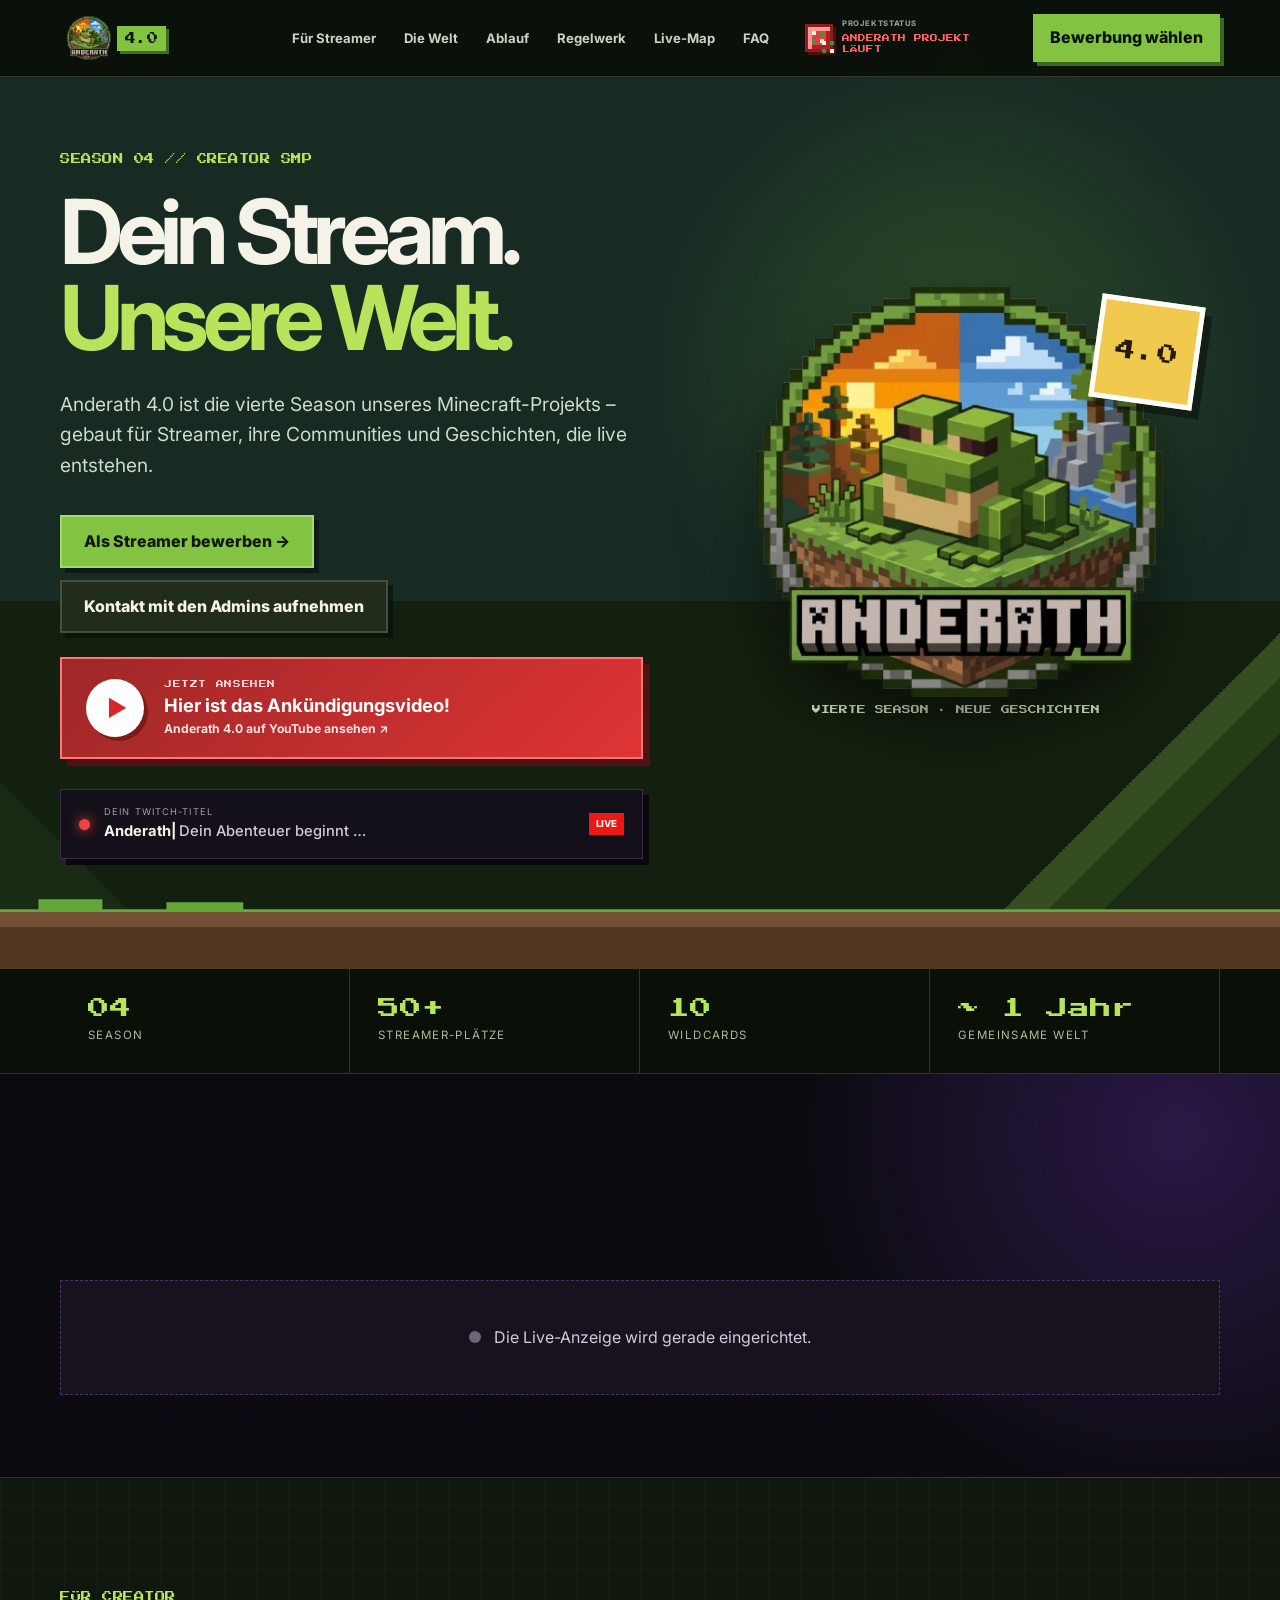
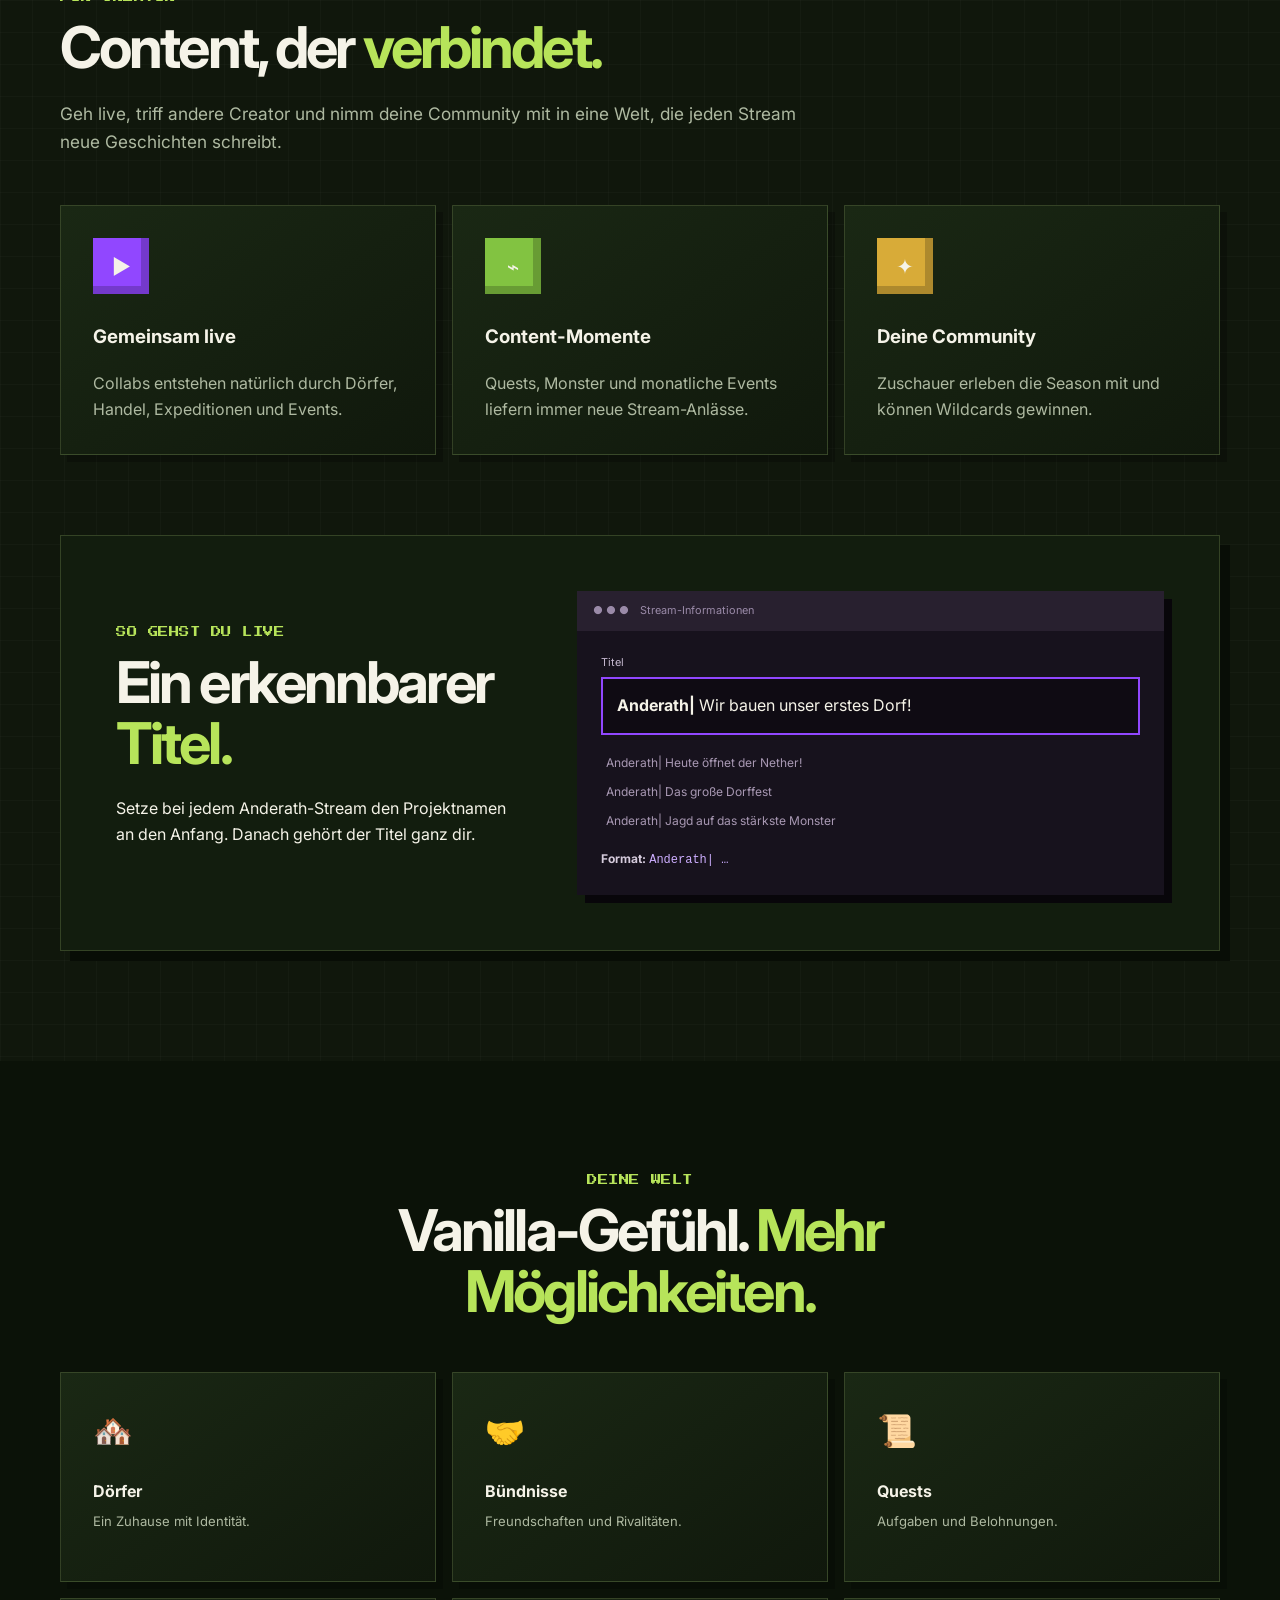
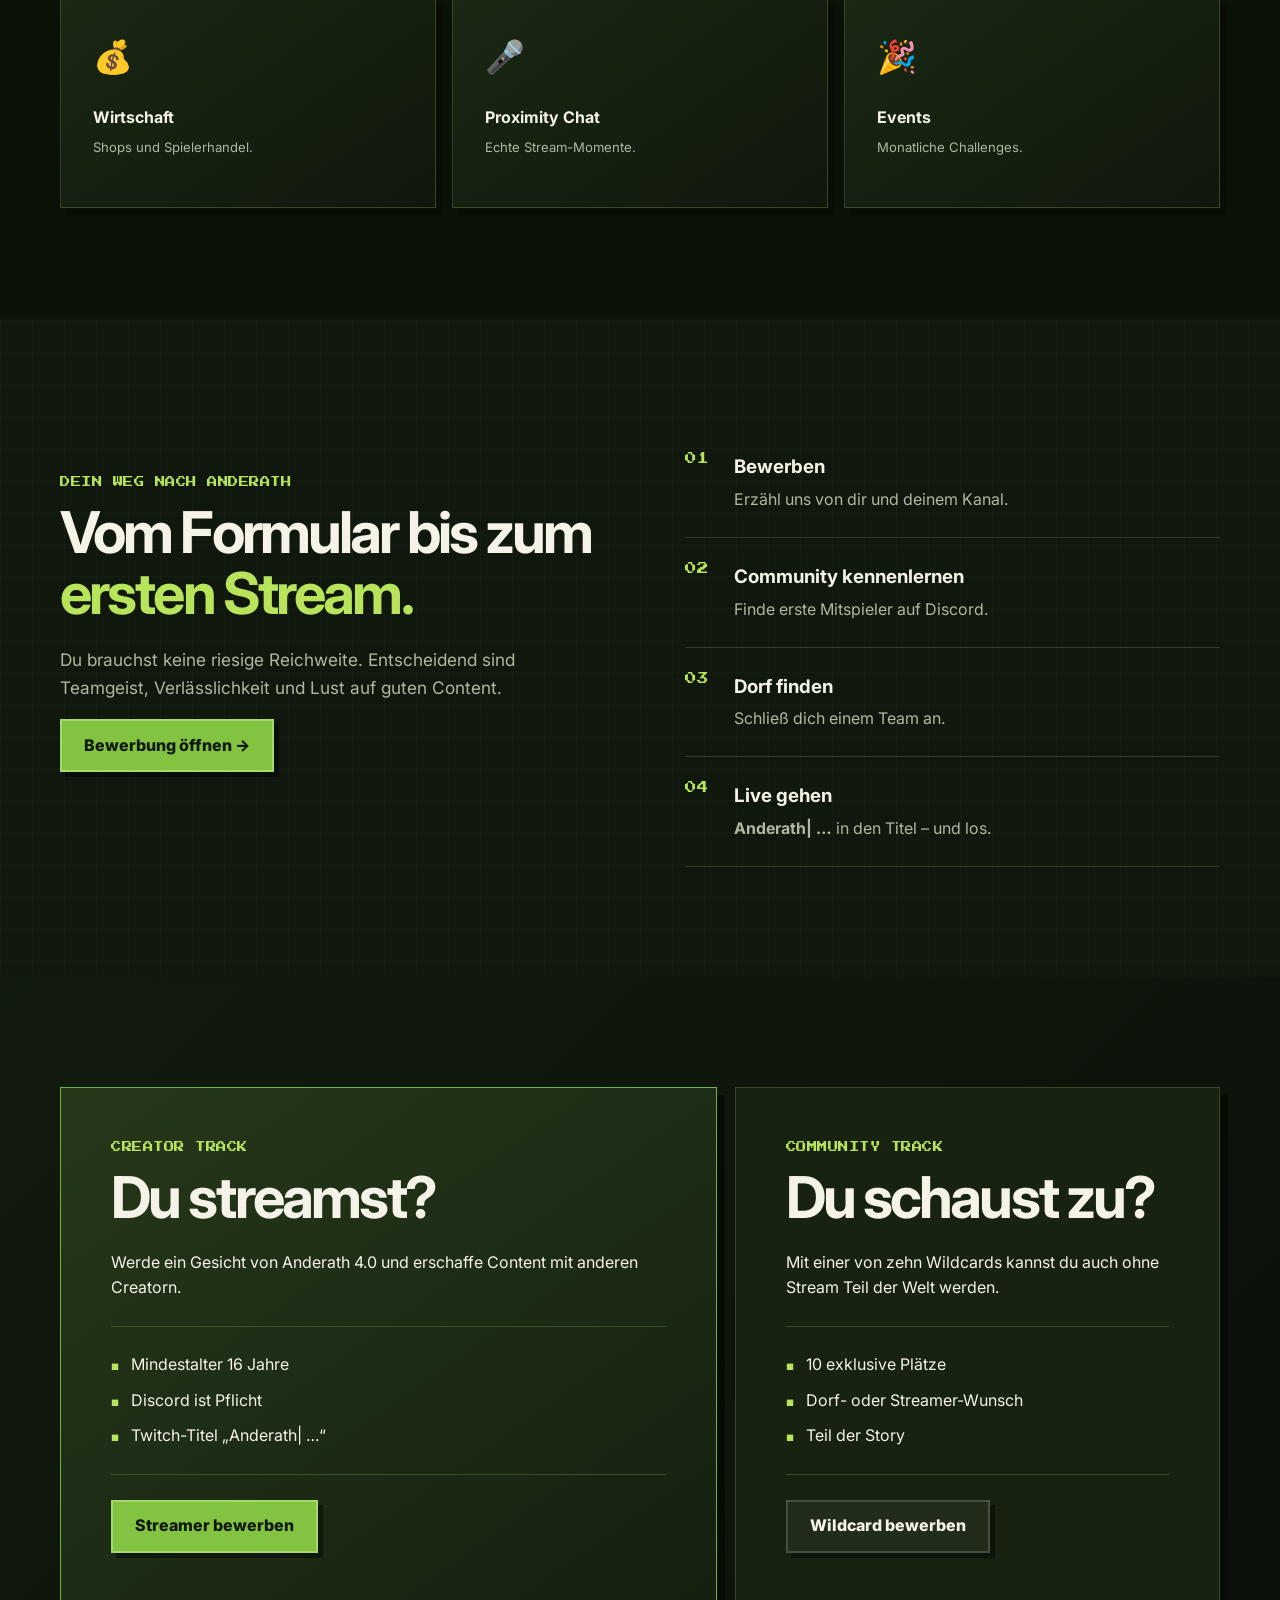
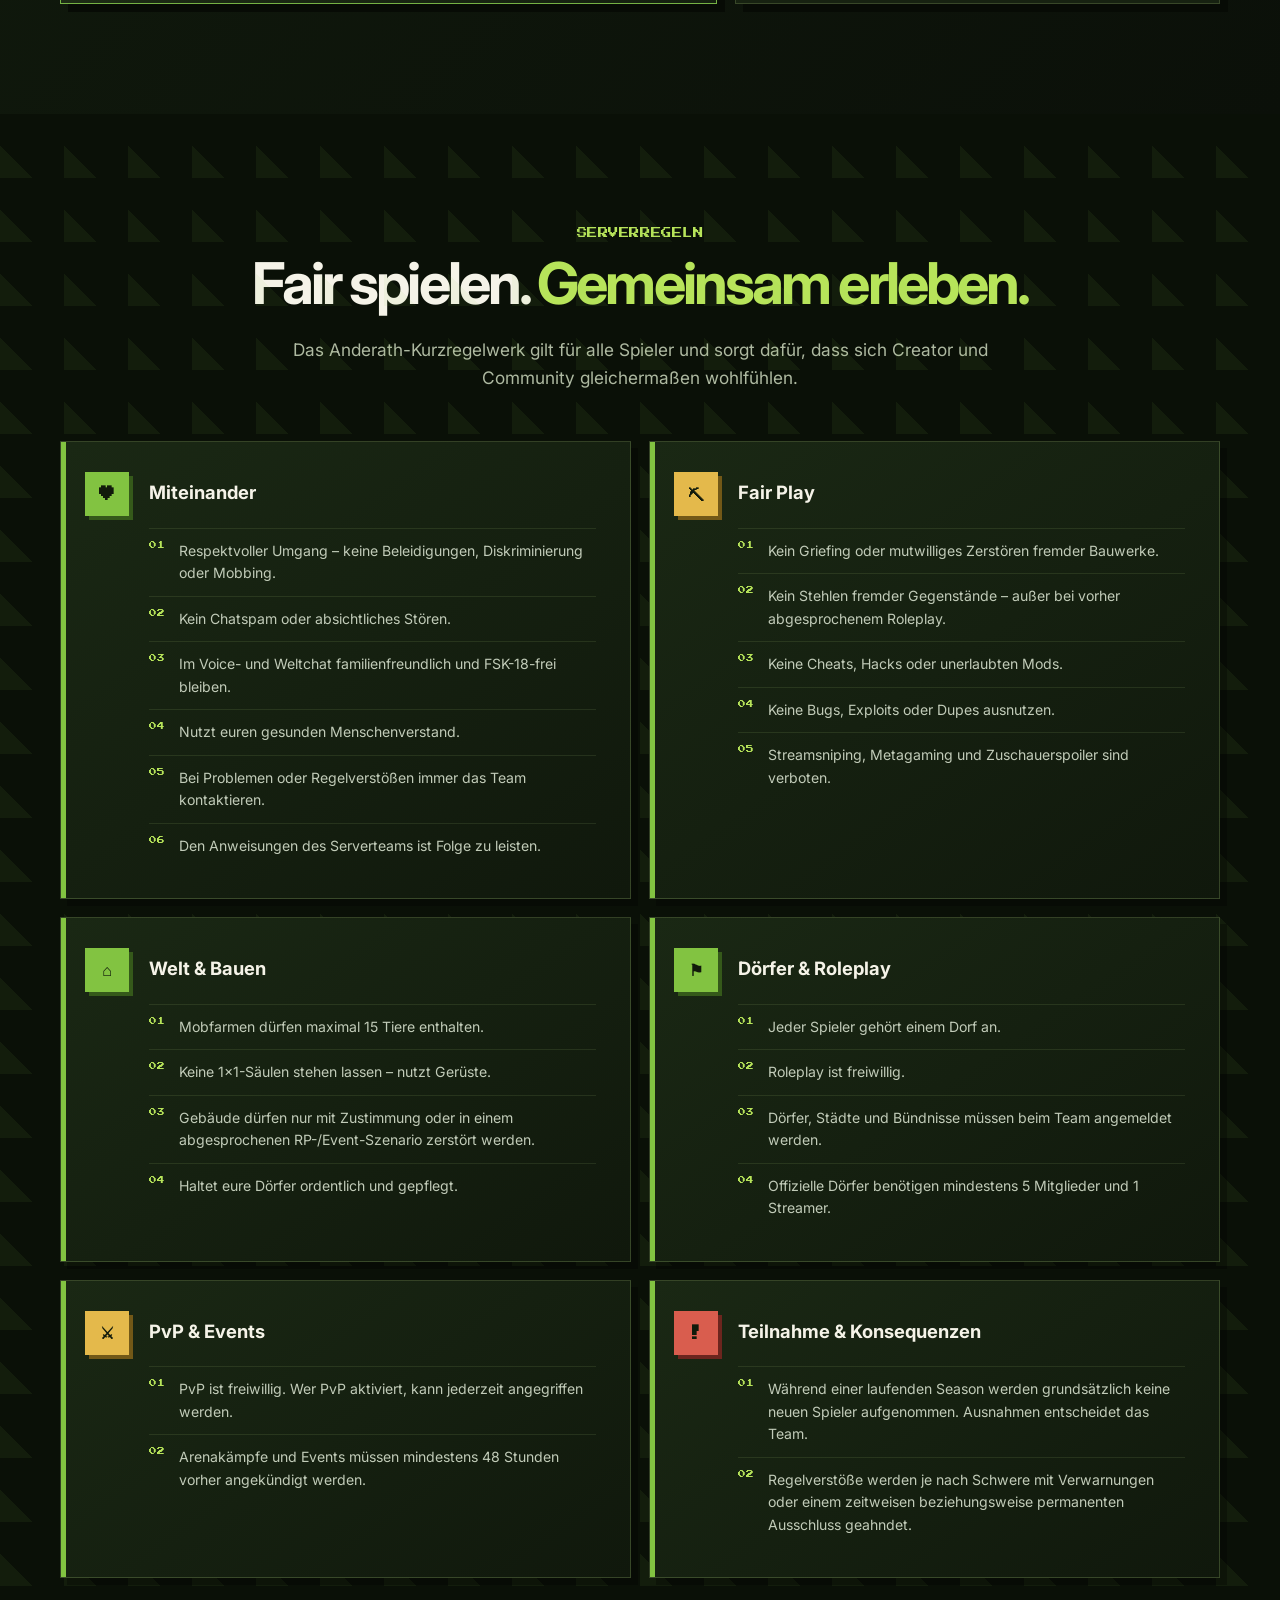
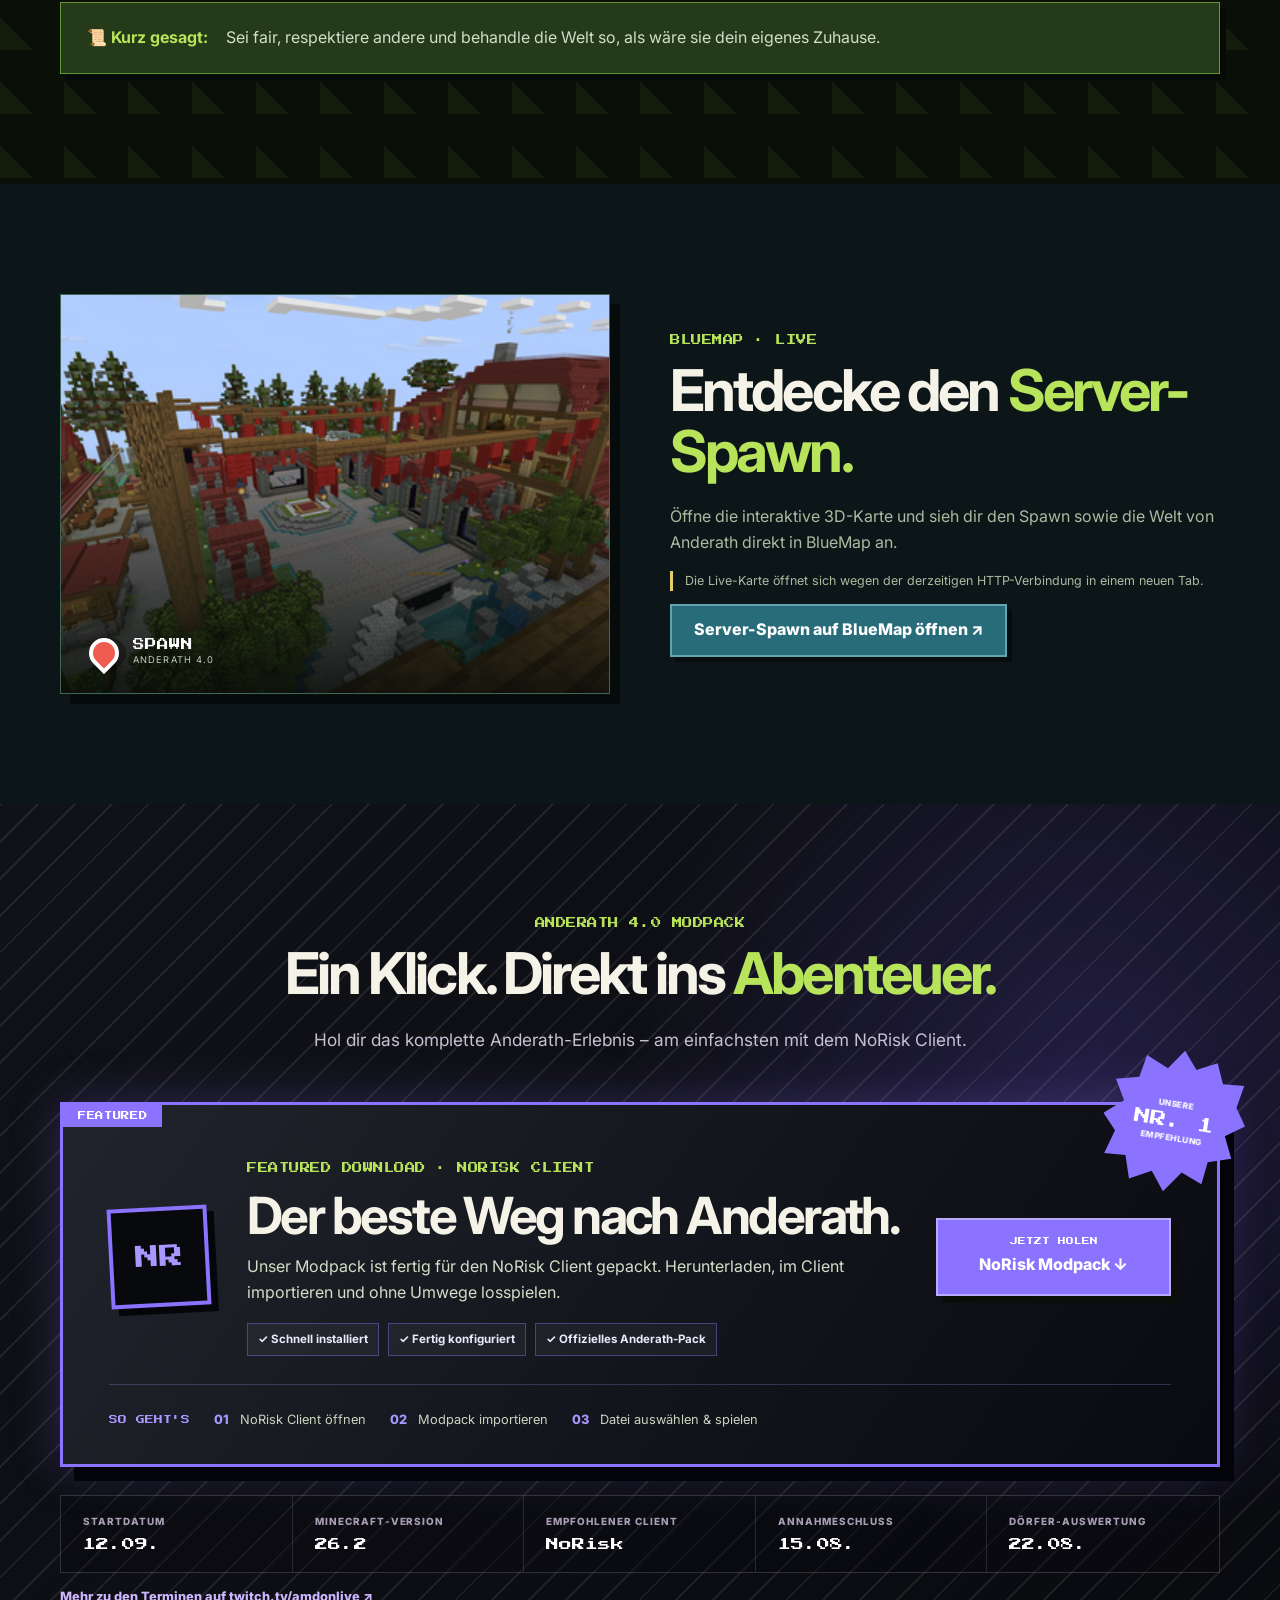
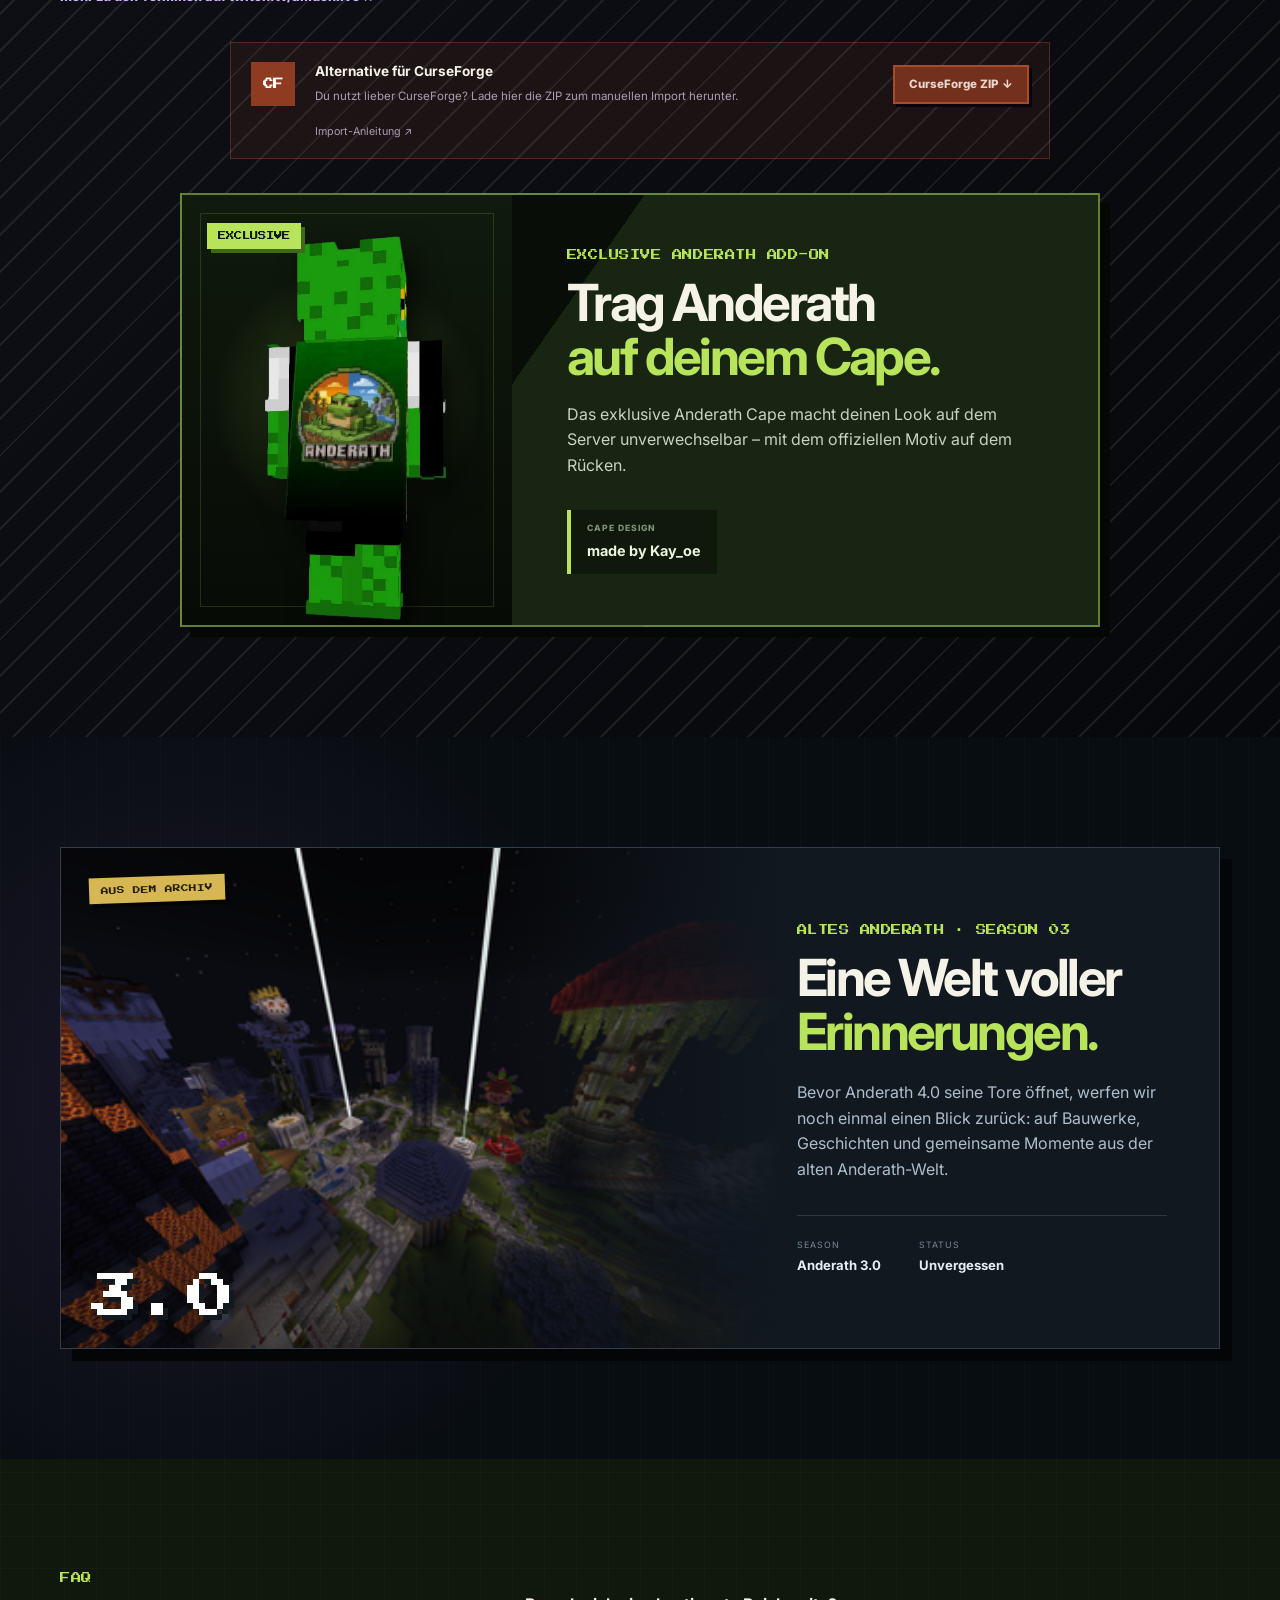
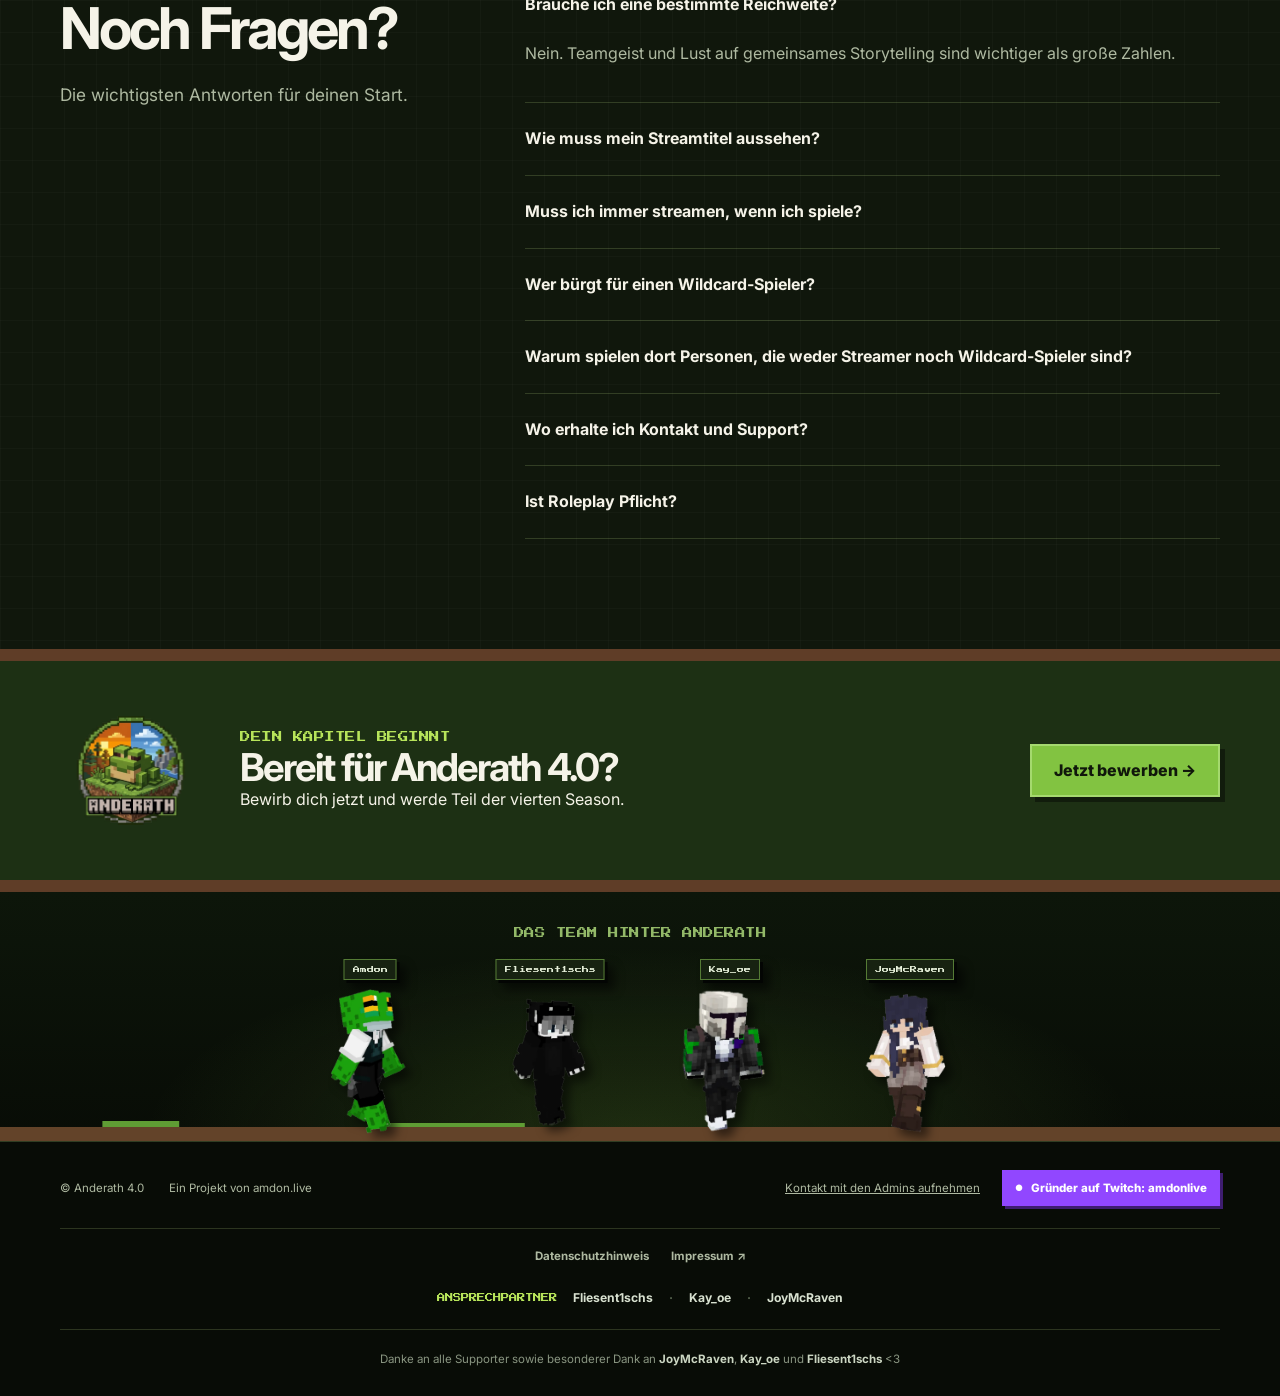
<file: index.html>
<!doctype html><html lang="de"><head><meta charset="utf-8"><meta name="viewport" content="width=device-width,initial-scale=1"><title>Anderath 4.0 | Creator SMP</title><meta name="description" content="Anderath 4.0 – die vierte Season des Minecraft-Streamer-Projekts."><link rel="icon" type="image/png" href="assets/anderath-logo.png"><link rel="apple-touch-icon" href="assets/anderath-logo.png"><link href="https://fonts.googleapis.com/css2?family=Inter:wght@400;600;700;800&family=Press+Start+2P&display=swap" rel="stylesheet"><link rel="stylesheet" href="styles.css"><script src="script.js" defer></script></head><body><a class="skip-link" href="#inhalt">Zum Inhalt springen</a><header><nav class="container"><a class="brand" href="#start"><img src="assets/anderath-logo.png" alt="Anderath"><b>4.0</b></a><div class="navlinks"><a href="#creator">Für Streamer</a><a href="#welt">Die Welt</a><a href="#ablauf">Ablauf</a><a href="#regelwerk">Regelwerk</a><a href="#livemap">Live-Map</a><a href="#faq">FAQ</a></div><div class="application-status application-status--open" title="Bewerbungen sind geöffnet"><i class="froglight" aria-hidden="true"></i><span><small>BEWERBUNGSSTATUS</small><b>OFFEN</b></span></div><a class="navcta" href="#bewerben">Bewerbung wählen</a></nav></header><main id="inhalt">
<section class="hero" id="start"><div class="container hero-grid"><div class="reveal"><p class="pixel">SEASON 04 // CREATOR SMP</p><h1>Dein Stream.<br><span>Unsere Welt.</span></h1><p class="lead">Anderath 4.0 ist die vierte Season unseres Minecraft-Projekts – gebaut für Streamer, ihre Communities und Geschichten, die live entstehen.</p><div class="buttons"><a class="button primary" href="https://docs.google.com/forms/d/1xVCVMccA0IQ-0Y6zGwak3WKYUqeDyqhY6anTd8vaRPc/edit#responses" target="_blank" rel="noopener noreferrer">Als Streamer bewerben →</a><a class="button secondary" href="https://discord.gg/TJ3KRkwZvm" target="_blank" rel="noopener noreferrer">Discord beitreten</a></div><a class="hero-video-link" href="https://youtu.be/NgLgDhKpiMs" target="_blank" rel="noopener noreferrer" aria-label="Das Anderath-Ankündigungsvideo auf YouTube ansehen"><span class="video-play" aria-hidden="true">▶</span><span class="video-copy"><small>JETZT ANSEHEN</small><strong>Hier ist das Ankündigungsvideo!</strong><em>Anderath 4.0 auf YouTube ansehen ↗</em></span></a><div class="titlebox"><i></i><div><small>DEIN TWITCH-TITEL</small><strong>Anderath| <span>Dein Abenteuer beginnt …</span></strong></div><em>LIVE</em></div></div><div class="hero-logo reveal"><b>4.0</b><img src="assets/anderath-logo.png" alt="Anderath Minecraft-Logo mit Frosch"><p>VIERTE SEASON · NEUE GESCHICHTEN</p></div></div></section>
<section class="stats"><div class="container"><div><b>04</b><span>Season</span></div><div><b>50+</b><span>Streamer-Plätze</span></div><div><b>10</b><span>Wildcards</span></div><div><b>~ 1 Jahr</b><span>gemeinsame Welt</span></div></div></section>
<section class="section" id="creator"><div class="container"><div class="heading reveal"><p class="pixel">FÜR CREATOR</p><h2>Content, der <span>verbindet.</span></h2><p>Geh live, triff andere Creator und nimm deine Community mit in eine Welt, die jeden Stream neue Geschichten schreibt.</p></div><div class="cards"><article class="reveal"><i>▶</i><h3>Gemeinsam live</h3><p>Collabs entstehen natürlich durch Dörfer, Handel, Expeditionen und Events.</p></article><article class="reveal"><i>⌁</i><h3>Content-Momente</h3><p>Quests, Monster und monatliche Events liefern immer neue Stream-Anlässe.</p></article><article class="reveal"><i>✦</i><h3>Deine Community</h3><p>Zuschauer erleben die Season mit und können Wildcards gewinnen.</p></article></div><div class="stream-guide reveal"><div><p class="pixel">SO GEHST DU LIVE</p><h2>Ein erkennbarer <span>Titel.</span></h2><p>Setze bei jedem Anderath-Stream den Projektnamen an den Anfang. Danach gehört der Titel ganz dir.</p></div><div class="mock"><div class="mocktop">● ● ●　Stream-Informationen</div><label>Titel</label><div class="input"><b>Anderath|</b> Wir bauen unser erstes Dorf!</div><span>Anderath| Heute öffnet der Nether!</span><span>Anderath| Das große Dorffest</span><span>Anderath| Jagd auf das stärkste Monster</span><p><b>Format:</b> <code>Anderath| …</code></p></div></div></div></section>
<section class="section world" id="welt"><div class="container"><div class="heading center reveal"><p class="pixel">DEINE WELT</p><h2>Vanilla-Gefühl. <span>Mehr Möglichkeiten.</span></h2></div><div class="features"><article>🏘️<h3>Dörfer</h3><p>Ein Zuhause mit Identität.</p></article><article>🤝<h3>Bündnisse</h3><p>Freundschaften und Rivalitäten.</p></article><article>📜<h3>Quests</h3><p>Aufgaben und Belohnungen.</p></article><article>💰<h3>Wirtschaft</h3><p>Shops und Spielerhandel.</p></article><article>🎤<h3>Proximity Chat</h3><p>Echte Stream-Momente.</p></article><article>🎉<h3>Events</h3><p>Monatliche Challenges.</p></article></div></div></section>
<section class="section journey" id="ablauf"><div class="container journey-grid"><div class="heading reveal"><p class="pixel">DEIN WEG NACH ANDERATH</p><h2>Vom Formular bis zum <span>ersten Stream.</span></h2><p>Du brauchst keine riesige Reichweite. Entscheidend sind Teamgeist, Verlässlichkeit und Lust auf guten Content.</p><a class="button primary" href="https://docs.google.com/forms/d/1xVCVMccA0IQ-0Y6zGwak3WKYUqeDyqhY6anTd8vaRPc/edit#responses" target="_blank" rel="noopener noreferrer">Bewerbung öffnen →</a></div><ol class="steps reveal"><li><b>01</b><div><h3>Bewerben</h3><p>Erzähl uns von dir und deinem Kanal.</p></div></li><li><b>02</b><div><h3>Community kennenlernen</h3><p>Finde erste Mitspieler auf Discord.</p></div></li><li><b>03</b><div><h3>Dorf finden</h3><p>Schließ dich einem Team an.</p></div></li><li><b>04</b><div><h3>Live gehen</h3><p><strong>Anderath| …</strong> in den Titel – und los.</p></div></li></ol></div></section>
<section class="section join" id="bewerben"><div class="container join-grid"><article class="joincard streamer reveal"><p class="pixel">CREATOR TRACK</p><h2>Du streamst?</h2><p>Werde ein Gesicht von Anderath 4.0 und erschaffe Content mit anderen Creatorn.</p><ul><li>Mindestalter 16 Jahre</li><li>Discord ist Pflicht</li><li>Twitch-Titel „Anderath| …“</li></ul><a class="button primary" href="https://docs.google.com/forms/d/1xVCVMccA0IQ-0Y6zGwak3WKYUqeDyqhY6anTd8vaRPc/edit#responses" target="_blank" rel="noopener noreferrer">Streamer bewerben</a></article><article class="joincard reveal"><p class="pixel">COMMUNITY TRACK</p><h2>Du schaust zu?</h2><p>Mit einer von zehn Wildcards kannst du auch ohne Stream Teil der Welt werden.</p><ul><li>10 exklusive Plätze</li><li>Dorf- oder Streamer-Wunsch</li><li>Teil der Story</li></ul><a class="button secondary" href="https://docs.google.com/forms/d/19UR9RoofgfHVsTNzkkoG6RQwn4IFM1U72Q5feRARoyM/edit" target="_blank" rel="noopener noreferrer">Wildcard bewerben</a></article></div></section>
<section class="section rules" id="regelwerk"><div class="container"><div class="heading center reveal"><p class="pixel">SERVERREGELN</p><h2>Fair spielen. <span>Gemeinsam erleben.</span></h2><p>Das Anderath-Kurzregelwerk gilt für alle Spieler und sorgt dafür, dass sich Creator und Community gleichermaßen wohlfühlen.</p></div><div class="rule-grid">
<article class="rule-category reveal"><div class="rule-icon">♥</div><h3>Miteinander</h3><ol><li>Respektvoller Umgang – keine Beleidigungen, Diskriminierung oder Mobbing.</li><li>Kein Chatspam oder absichtliches Stören.</li><li>Im Voice- und Weltchat familienfreundlich und FSK-18-frei bleiben.</li><li>Nutzt euren gesunden Menschenverstand.</li><li>Bei Problemen oder Regelverstößen immer das Team kontaktieren.</li><li>Den Anweisungen des Serverteams ist Folge zu leisten.</li></ol></article>
<article class="rule-category reveal"><div class="rule-icon">⛏</div><h3>Fair Play</h3><ol><li>Kein Griefing oder mutwilliges Zerstören fremder Bauwerke.</li><li>Kein Stehlen fremder Gegenstände – außer bei vorher abgesprochenem Roleplay.</li><li>Keine Cheats, Hacks oder unerlaubten Mods.</li><li>Keine Bugs, Exploits oder Dupes ausnutzen.</li><li>Streamsniping, Metagaming und Zuschauerspoiler sind verboten.</li></ol></article>
<article class="rule-category reveal"><div class="rule-icon">⌂</div><h3>Welt &amp; Bauen</h3><ol><li>Mobfarmen dürfen maximal 15 Tiere enthalten.</li><li>Keine 1×1-Säulen stehen lassen – nutzt Gerüste.</li><li>Gebäude dürfen nur mit Zustimmung oder in einem abgesprochenen RP-/Event-Szenario zerstört werden.</li><li>Haltet eure Dörfer ordentlich und gepflegt.</li></ol></article>
<article class="rule-category reveal"><div class="rule-icon">⚑</div><h3>Dörfer &amp; Roleplay</h3><ol><li>Jeder Spieler gehört einem Dorf an.</li><li>Roleplay ist freiwillig.</li><li>Dörfer, Städte und Bündnisse müssen beim Team angemeldet werden.</li><li>Offizielle Dörfer benötigen mindestens 5 Mitglieder und 1 Streamer.</li></ol></article>
<article class="rule-category reveal"><div class="rule-icon">⚔</div><h3>PvP &amp; Events</h3><ol><li>PvP ist freiwillig. Wer PvP aktiviert, kann jederzeit angegriffen werden.</li><li>Arenakämpfe und Events müssen mindestens 48 Stunden vorher angekündigt werden.</li></ol></article>
<article class="rule-category reveal"><div class="rule-icon">!</div><h3>Teilnahme &amp; Konsequenzen</h3><ol><li>Während einer laufenden Season werden grundsätzlich keine neuen Spieler aufgenommen. Ausnahmen entscheidet das Team.</li><li>Regelverstöße werden je nach Schwere mit Verwarnungen oder einem zeitweisen beziehungsweise permanenten Ausschluss geahndet.</li></ol></article>
</div><div class="rule-note reveal"><b>📜 Kurz gesagt:</b><span>Sei fair, respektiere andere und behandle die Welt so, als wäre sie dein eigenes Zuhause.</span></div></div></section><section class="section livemap" id="livemap"><div class="container map-card reveal"><div class="map-preview spawn-photo"><img src="assets/spawn.png" alt="Spawn von Anderath 4.0" loading="lazy"><div class="spawn-label"><span class="map-marker" aria-hidden="true"></span><b>SPAWN</b><small>ANDERATH 4.0</small></div></div><div class="map-copy"><p class="pixel">BLUEMAP · LIVE</p><h2>Entdecke den <span>Server-Spawn.</span></h2><p>Öffne die interaktive 3D-Karte und sieh dir den Spawn sowie die Welt von Anderath direkt in BlueMap an.</p><p class="map-notice">Die Live-Karte öffnet sich wegen der derzeitigen HTTP-Verbindung in einem neuen Tab.</p><a class="button map-button" href="http://193.135.10.146:8100/#world:0:0:0:1500:0:0:0:0:perspective" target="_blank" rel="noopener noreferrer">Server-Spawn auf BlueMap öffnen ↗</a></div></div></section>
<section class="section modpack" id="modpack"><div class="container"><div class="modpack-heading reveal"><p class="pixel">ANDERATH 4.0 MODPACK</p><h2>Ein Klick. Direkt ins <span>Abenteuer.</span></h2><p>Hol dir das komplette Anderath-Erlebnis – am einfachsten mit dem NoRisk Client.</p></div><article class="norisk-feature reveal"><div class="store-burst" aria-label="Empfohlen"><span>UNSERE</span><strong>NR. 1</strong><span>EMPFEHLUNG</span></div><div class="norisk-mark" aria-hidden="true">NR</div><div class="norisk-copy"><p class="pixel">FEATURED DOWNLOAD · NORISK CLIENT</p><h2>Der beste Weg nach Anderath.</h2><p>Unser Modpack ist fertig für den NoRisk Client gepackt. Herunterladen, im Client importieren und ohne Umwege losspielen.</p><div class="norisk-benefits"><span>✓ Schnell installiert</span><span>✓ Fertig konfiguriert</span><span>✓ Offizielles Anderath-Pack</span></div></div><a class="button norisk-button" href="assets/Anderath%204.0.noriskpack" download="Anderath 4.0.noriskpack"><small>JETZT HOLEN</small>NoRisk Modpack ↓</a><div class="norisk-install"><b>SO GEHT'S</b><span><i>01</i> NoRisk Client öffnen</span><span><i>02</i> Modpack importieren</span><span><i>03</i> Datei auswählen &amp; spielen</span></div></article><div class="project-data reveal" aria-label="Projektdaten"><div><small>STARTDATUM</small><strong>12.09.</strong></div><div><small>MINECRAFT-VERSION</small><strong>26.2</strong></div><div><small>EMPFOHLENER CLIENT</small><strong>NoRisk</strong></div><div><small>ANNAHMESCHLUSS</small><strong>15.08.</strong></div><div><small>DÖRFER-AUSWERTUNG</small><strong>22.08.</strong></div></div><a class="schedule-twitch reveal" href="https://twitch.tv/amdonlive" target="_blank" rel="noopener noreferrer">Mehr zu den Terminen auf twitch.tv/amdonlive ↗</a><aside class="curseforge-alternative reveal"><div class="cf-mini-icon" aria-hidden="true">CF</div><div><p><b>Alternative für CurseForge</b></p><span>Du nutzt lieber CurseForge? Lade hier die ZIP zum manuellen Import herunter.</span></div><a class="button curseforge-small" href="assets/Anderath%20-%204.0.zip" download="Anderath - 4.0.zip">CurseForge ZIP ↓</a><a class="cf-help" href="https://support.curseforge.com/support/solutions/articles/9000196984-installing-minecraft-mods-and-modpacks" target="_blank" rel="noopener noreferrer">Import-Anleitung ↗</a></aside><article class="cape-product reveal"><div class="cape-visual"><span class="cape-badge">EXCLUSIVE</span><img src="assets/anderath-cape-skin.png" alt="Anderath Cape auf einem grünen Minecraft-Skin" loading="lazy"></div><div class="cape-copy"><p class="pixel">EXCLUSIVE ANDERATH ADD-ON</p><h2>Trag Anderath<br><span>auf deinem Cape.</span></h2><p>Das exklusive Anderath Cape macht deinen Look auf dem Server unverwechselbar – mit dem offiziellen Motiv auf dem Rücken.</p><div class="cape-credit"><small>CAPE DESIGN</small><strong>made by Kay_oe</strong></div></div></article></div></section>
<section class="section legacy" id="legacy"><div class="container legacy-card reveal"><div class="legacy-image"><img src="assets/anderath-3-world.png" alt="Die alte Welt von Anderath 3.0 bei Nacht" loading="lazy"><span class="archive-stamp">AUS DEM ARCHIV</span><b>3.0</b></div><div class="legacy-copy"><p class="pixel">ALTES ANDERATH · SEASON 03</p><h2>Eine Welt voller <span>Erinnerungen.</span></h2><p>Bevor Anderath 4.0 seine Tore öffnet, werfen wir noch einmal einen Blick zurück: auf Bauwerke, Geschichten und gemeinsame Momente aus der alten Anderath-Welt.</p><div class="legacy-meta"><span><small>SEASON</small><strong>Anderath 3.0</strong></span><span><small>STATUS</small><strong>Unvergessen</strong></span></div></div></div></section>
<section class="section" id="faq"><div class="container faqgrid"><div class="heading reveal"><p class="pixel">FAQ</p><h2>Noch Fragen?</h2><p>Die wichtigsten Antworten für deinen Start.</p></div><div class="accordion reveal"><details open><summary>Brauche ich eine bestimmte Reichweite?<span></span></summary><p>Nein. Teamgeist und Lust auf gemeinsames Storytelling sind wichtiger als große Zahlen.</p></details><details><summary>Wie muss mein Streamtitel aussehen?<span></span></summary><p>Beginne jeden Projekt-Stream mit <b>Anderath|</b>. Dahinter steht dein eigener Titel.</p></details><details><summary>Muss ich immer streamen, wenn ich spiele?<span></span></summary><p>Nein. Als Streamer sollst du das Projekt zwar regelmäßig live zeigen, musst aber nicht jede Spielsession streamen und darfst auch offline spielen. Durch die Streams aus verschiedenen Dörfern entstehen unterschiedliche Blickwinkel auf die Welt. Wenn du live bist, verwende bitte <b>Anderath| …</b> am Anfang deines Twitch-Titels.</p></details><details><summary>Wer bürgt für einen Wildcard-Spieler?<span></span></summary><p>Wildcard-Spieler kommen aus der jeweiligen Community. Der zugehörige Creator beziehungsweise die Community bürgt für den Wildcard-Spieler und steht für ein faires und respektvolles Verhalten ein.</p></details><details><summary>Warum spielen dort Personen, die weder Streamer noch Wildcard-Spieler sind?<span></span></summary><p>Das sind die OG-Anderath-Spieler. Sie sind die einzige Ausnahme und dürfen unabhängig von einem Streamer- oder Wildcard-Platz in jeder Season mitspielen.</p></details><details><summary>Wo erhalte ich Kontakt und Support?<span></span></summary><p>Kontakt, Hilfe und Support erhältst du ausschließlich auf unserem <a href="https://discord.gg/TJ3KRkwZvm" target="_blank" rel="noopener noreferrer"><b>Discord-Server ↗</b></a>.</p></details><details><summary>Ist Roleplay Pflicht?<span></span></summary><p>Nein, natürliches Zusammenspiel steht im Mittelpunkt.</p></details></div></div></section>
<section class="cta"><div class="container reveal"><img src="assets/anderath-logo.png" alt=""><div><p class="pixel">DEIN KAPITEL BEGINNT</p><h2>Bereit für Anderath 4.0?</h2><p>Bewirb dich jetzt und werde Teil der vierten Season.</p></div><a class="button primary" href="https://docs.google.com/forms/d/1xVCVMccA0IQ-0Y6zGwak3WKYUqeDyqhY6anTd8vaRPc/edit#responses" target="_blank" rel="noopener noreferrer">Jetzt bewerben →</a></div></section></main><footer><div class="footer-cast" aria-label="Das Anderath-Team"><p class="pixel">DAS TEAM HINTER ANDERATH</p><div class="footer-characters"><figure><figcaption>Amdon</figcaption><img src="assets/skin-amdon.png" alt="Minecraft-Skin von Amdon" loading="lazy"></figure><figure><figcaption>Fliesent1schs</figcaption><img src="assets/Skin%20Fliesent1sch.png" alt="Minecraft-Skin von Fliesent1schs" loading="lazy"></figure><figure><figcaption>Kay_oe</figcaption><img src="assets/Skin%20Kay_oe.png" alt="Minecraft-Skin von Kay_oe" loading="lazy"></figure><figure><figcaption>JoyMcRaven</figcaption><img src="assets/Skin%20JoyMcRaven.png" alt="Minecraft-Skin von JoyMcRaven" loading="lazy"></figure></div></div><div class="container"><span>© Anderath 4.0</span><span>Ein Projekt von amdon.live</span><div class="footer-links"><a href="https://discord.gg/TJ3KRkwZvm" target="_blank" rel="noopener noreferrer">Discord</a><a class="twitch-link" href="https://twitch.tv/amdonlive" target="_blank" rel="noopener noreferrer"><span aria-hidden="true">●</span> Gründer auf Twitch: amdonlive</a></div></div><div class="legal-links"><a href="datenschutz.html">Datenschutzhinweis</a><a href="https://mein.online-impressum.de/amdon/" target="_blank" rel="noopener noreferrer">Impressum ↗</a></div><div class="footer-contacts"><span>ANSPRECHPARTNER</span><b>Fliesent1schs</b><b>Kay_oe</b><b>JoyMcRaven</b></div><p class="footer-thanks">Danke an alle Supporter sowie besonderer Dank an <b>JoyMcRaven</b>, <b>Kay_oe</b> und <b>Fliesent1schs</b> &lt;3</p></footer></body></html>
</file>
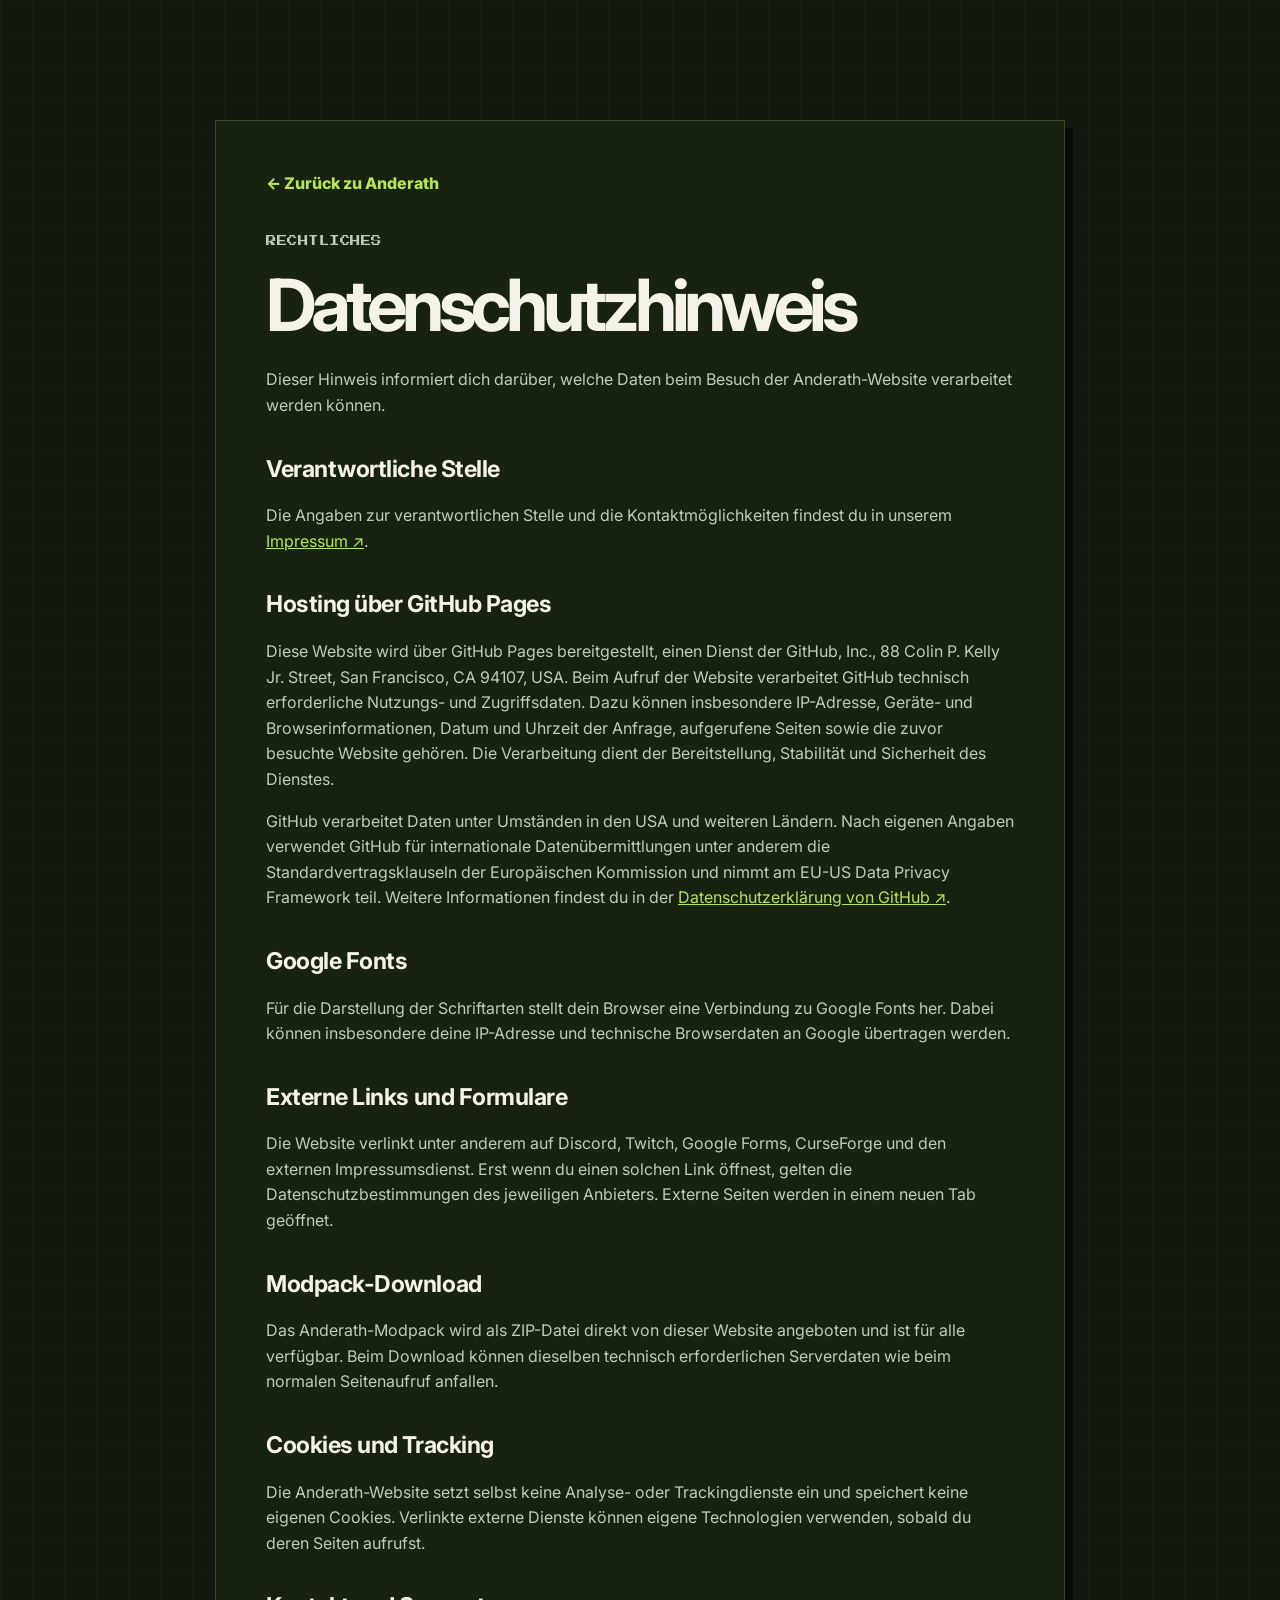
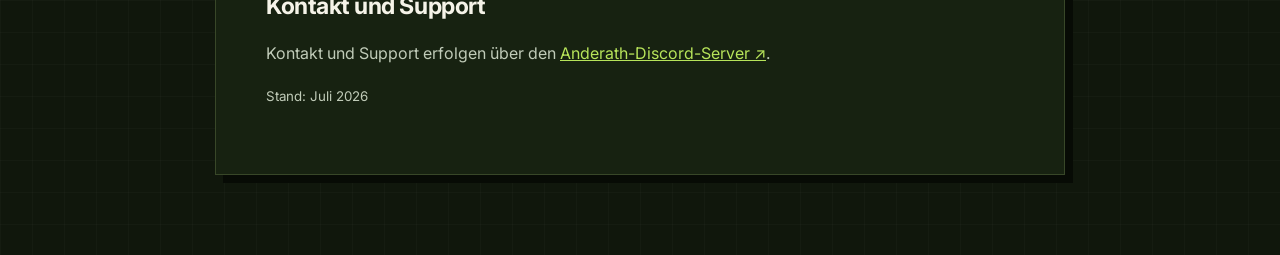
<file: datenschutz.html>
<!doctype html><html lang="de"><head><meta charset="utf-8"><meta name="viewport" content="width=device-width,initial-scale=1"><title>Datenschutzhinweis | Anderath 4.0</title><meta name="description" content="Datenschutzhinweis der Anderath-Website."><link rel="icon" type="image/png" href="assets/anderath-logo.png"><link rel="apple-touch-icon" href="assets/anderath-logo.png"><link href="https://fonts.googleapis.com/css2?family=Inter:wght@400;600;700;800&family=Press+Start+2P&display=swap" rel="stylesheet"><link rel="stylesheet" href="styles.css"></head><body><main class="legal-page"><div class="container legal-card"><a class="legal-back" href="index.html">← Zurück zu Anderath</a><p class="pixel">RECHTLICHES</p><h1>Datenschutzhinweis</h1><p>Dieser Hinweis informiert dich darüber, welche Daten beim Besuch der Anderath-Website verarbeitet werden können.</p><h2>Verantwortliche Stelle</h2><p>Die Angaben zur verantwortlichen Stelle und die Kontaktmöglichkeiten findest du in unserem <a href="https://mein.online-impressum.de/amdon/" target="_blank" rel="noopener noreferrer">Impressum ↗</a>.</p><h2>Hosting über GitHub Pages</h2><p>Diese Website wird über GitHub Pages bereitgestellt, einen Dienst der GitHub, Inc., 88 Colin P. Kelly Jr. Street, San Francisco, CA 94107, USA. Beim Aufruf der Website verarbeitet GitHub technisch erforderliche Nutzungs- und Zugriffsdaten. Dazu können insbesondere IP-Adresse, Geräte- und Browserinformationen, Datum und Uhrzeit der Anfrage, aufgerufene Seiten sowie die zuvor besuchte Website gehören. Die Verarbeitung dient der Bereitstellung, Stabilität und Sicherheit des Dienstes.</p><p>GitHub verarbeitet Daten unter Umständen in den USA und weiteren Ländern. Nach eigenen Angaben verwendet GitHub für internationale Datenübermittlungen unter anderem die Standardvertragsklauseln der Europäischen Kommission und nimmt am EU-US Data Privacy Framework teil. Weitere Informationen findest du in der <a href="https://docs.github.com/de/site-policy/privacy-policies/github-general-privacy-statement" target="_blank" rel="noopener noreferrer">Datenschutzerklärung von GitHub ↗</a>.</p><h2>Google Fonts</h2><p>Für die Darstellung der Schriftarten stellt dein Browser eine Verbindung zu Google Fonts her. Dabei können insbesondere deine IP-Adresse und technische Browserdaten an Google übertragen werden.</p><h2>Externe Links und Formulare</h2><p>Die Website verlinkt unter anderem auf Discord, Twitch, Google Forms, CurseForge und den externen Impressumsdienst. Erst wenn du einen solchen Link öffnest, gelten die Datenschutzbestimmungen des jeweiligen Anbieters. Externe Seiten werden in einem neuen Tab geöffnet.</p><h2>Modpack-Download</h2><p>Das Anderath-Modpack wird als ZIP-Datei direkt von dieser Website angeboten und ist für alle verfügbar. Beim Download können dieselben technisch erforderlichen Serverdaten wie beim normalen Seitenaufruf anfallen.</p><h2>Cookies und Tracking</h2><p>Die Anderath-Website setzt selbst keine Analyse- oder Trackingdienste ein und speichert keine eigenen Cookies. Verlinkte externe Dienste können eigene Technologien verwenden, sobald du deren Seiten aufrufst.</p><h2>Kontakt und Support</h2><p>Kontakt und Support erfolgen über den <a href="https://discord.gg/TJ3KRkwZvm" target="_blank" rel="noopener noreferrer">Anderath-Discord-Server ↗</a>.</p><p><small>Stand: Juli 2026</small></p></div></main></body></html>
</file>
<file: styles.css>
:root{--bg:#10170c;--deep:#080d06;--panel:#182313;--green:#82c341;--lime:#b7e45a;--dirt:#6e4429;--line:rgba(202,239,145,.18);--text:#f5f3e8;--muted:#aeb9a1;--purple:#9147ff}*{box-sizing:border-box}html{scroll-behavior:smooth}body{margin:0;background:var(--bg);color:var(--text);font-family:Inter,system-ui,sans-serif;line-height:1.6;overflow-x:hidden;background-image:linear-gradient(rgba(255,255,255,.018) 1px,transparent 1px),linear-gradient(90deg,rgba(255,255,255,.018) 1px,transparent 1px);background-size:32px 32px}a{color:inherit}.container{width:min(1160px,calc(100% - 40px));margin:auto}.skip-link{position:fixed;top:-60px;left:15px;z-index:99;background:#fff;color:#000;padding:10px}.skip-link:focus{top:10px}header{position:fixed;z-index:20;inset:0 0 auto;background:rgba(8,13,6,.82);border-bottom:1px solid var(--line);backdrop-filter:blur(15px)}nav{height:76px;display:flex;align-items:center;gap:36px}.brand{display:flex;align-items:center;text-decoration:none;margin-right:auto}.brand img{width:57px;height:57px;object-fit:contain}.brand b{font:400 .7rem "Press Start 2P";background:var(--green);color:#10180b;padding:7px 8px;box-shadow:3px 3px 0 #426d20}.navlinks{display:flex;gap:28px}.navlinks a{text-decoration:none;color:#cbd4c2;font-size:.82rem;font-weight:700}.navlinks a:hover{color:var(--lime)}.application-status{display:flex;align-items:center;gap:9px}.application-status span{display:flex;flex-direction:column;line-height:1.15}.application-status small{color:#8e9987;font-size:.48rem;font-weight:800;letter-spacing:.08em}.application-status b{color:#66f27f;font:400 .58rem "Press Start 2P";margin-top:4px}.froglight{position:relative;width:28px;height:28px;background:#52d86b;border:3px solid #237a36;box-shadow:inset 4px 4px #a9ffb7,inset -4px -4px #2b9b42,3px 3px 0 #123f1c}.froglight:before,.froglight:after{content:"";position:absolute;width:4px;height:4px;background:#d9ffdf;box-shadow:8px 0 #2b9b42,0 8px #2b9b42,8px 8px #d9ffdf}.froglight:before{left:4px;top:4px}.froglight:after{right:4px;bottom:4px}.navcta{background:var(--green);color:#0a1106;padding:11px 17px;text-decoration:none;font-weight:800;box-shadow:4px 4px 0 #3e671d}.hero{position:relative;min-height:850px;padding:150px 0 110px;display:grid;place-items:center;overflow:hidden;background:radial-gradient(circle at 75% 38%,rgba(102,174,62,.28),transparent 28%),linear-gradient(#172b23 0 62%,#14200f 62%)}.hero:before{content:"";position:absolute;inset:0;opacity:.28;background:linear-gradient(135deg,transparent 70%,#8ac650 70% 74%,#568b32 74% 79%,#2e4a22 79%) bottom right/700px 420px no-repeat,linear-gradient(45deg,#2b4a25 25%,transparent 25%) bottom left/440px 310px no-repeat}.hero:after{content:"";position:absolute;left:0;right:0;bottom:0;height:70px;background:linear-gradient(#64a839 0 13px,#765036 13px 40%,#543722 40%);clip-path:polygon(0 10px,3% 10px,3% 0,8% 0,8% 10px,13% 10px,13% 3px,19% 3px,19% 10px,100% 10px,100% 100%,0 100%)}.hero-grid{position:relative;z-index:2;display:grid;grid-template-columns:1.05fr .95fr;align-items:center;gap:50px}.pixel{font:400 .65rem "Press Start 2P";letter-spacing:.05em;color:var(--lime);line-height:1.8}h1,h2,h3,p{margin-top:0}h1{font-size:clamp(3.4rem,7vw,6.8rem);line-height:.96;letter-spacing:-.07em;margin:20px 0 28px}h1 span,h2 span{color:var(--lime)}h2{font-size:clamp(2.2rem,4.5vw,4rem);line-height:1.06;letter-spacing:-.05em;margin-bottom:22px}.lead{font-size:1.2rem;color:#d1dac9;max-width:660px}.buttons{display:flex;gap:12px;flex-wrap:wrap;margin:34px 0}.button{display:inline-flex;align-items:center;justify-content:center;min-height:53px;padding:0 22px;text-decoration:none;font-weight:800;border:2px solid rgba(255,255,255,.17);box-shadow:5px 5px 0 rgba(0,0,0,.42);transition:.2s}.button:hover{transform:translate(-2px,-2px);box-shadow:8px 8px 0 rgba(0,0,0,.42)}.primary{background:var(--green);border-color:#a5d96f;color:#10170b}.secondary{background:#212c1a}.titlebox{display:flex;align-items:center;gap:14px;max-width:600px;background:#141019;border:1px solid #3a2d46;padding:15px 18px;box-shadow:6px 6px 0 #09060c}.titlebox i{width:11px;height:11px;border-radius:50%;background:#f04444;box-shadow:0 0 12px #f44}.titlebox div{display:flex;flex-direction:column}.titlebox small{font-size:.58rem;color:#a998b7;letter-spacing:.12em}.titlebox strong{font-size:.92rem}.titlebox strong span{font-weight:500;color:#d3c9dc}.titlebox em{margin-left:auto;background:#e91916;padding:3px 7px;font-size:.6rem;font-style:normal;font-weight:800}.hero-logo{position:relative;text-align:center}.hero-logo img{width:min(100%,540px);filter:drop-shadow(0 30px 35px rgba(0,0,0,.5))}.hero-logo>b{position:absolute;z-index:3;right:4%;top:3%;display:grid;place-items:center;width:104px;height:104px;background:#f1c94e;color:#241c08;border:5px solid #fff;font:400 1.3rem "Press Start 2P";transform:rotate(8deg);box-shadow:8px 8px 0 rgba(0,0,0,.4)}.hero-logo p{font:400 .55rem "Press Start 2P";color:#dbe8c9}.stats{background:#0a0f07;border-bottom:1px solid var(--line)}.stats>.container{display:grid;grid-template-columns:repeat(4,1fr)}.stats div div{display:flex;flex-direction:column;padding:28px;border-right:1px solid var(--line)}.stats b{font:400 1.35rem "Press Start 2P";color:var(--lime)}.stats span{font-size:.72rem;text-transform:uppercase;color:var(--muted);margin-top:7px;letter-spacing:.12em}.section{padding:110px 0}.heading{max-width:780px;margin-bottom:50px}.heading>p:not(.pixel){color:var(--muted);font-size:1.08rem}.center{text-align:center;margin-inline:auto}.cards,.features{display:grid;grid-template-columns:repeat(3,1fr);gap:16px}.cards article,.feature,.features article{padding:32px;background:linear-gradient(145deg,#1a2814,#10180c);border:1px solid var(--line);box-shadow:7px 7px 0 rgba(0,0,0,.25)}.cards article i{display:grid;place-items:center;width:56px;height:56px;background:var(--purple);font-style:normal;font-size:1.3rem;box-shadow:inset -8px -8px rgba(0,0,0,.2);margin-bottom:28px}.cards article:nth-child(2) i{background:var(--green)}.cards article:nth-child(3) i{background:#d8ab38}.cards p,.features p{color:var(--muted);margin-bottom:0}.stream-guide{margin-top:80px;display:grid;grid-template-columns:.8fr 1.2fr;gap:70px;align-items:center;padding:55px;background:#121d0e;border:1px solid var(--line);box-shadow:10px 10px 0 #080d06}.mock{background:#17121d;padding:0 24px 25px;box-shadow:8px 8px 0 #08060a}.mocktop{margin:0 -24px 23px;padding:11px 16px;background:#28202f;color:#9a8aa8;font-size:.68rem}.mock label{display:block;color:#c6b9d0;font-size:.68rem;margin-bottom:6px}.input{border:2px solid var(--purple);background:#0f0b13;padding:14px;margin-bottom:13px}.mock>span{display:block;color:#a898b3;font-size:.75rem;padding:5px}.mock p{font-size:.75rem;margin:14px 0 0;color:#d5cbdc}.mock code{color:#cdaeff}.world{background:#0b1208}.features article{font-size:2rem;min-height:210px}.features h3{font-size:1rem;margin:22px 0 7px}.features p{font-size:.82rem}.journey-grid{display:grid;grid-template-columns:1fr 1fr;gap:90px;align-items:center}.steps{list-style:none;padding:0;margin:0}.steps li{display:flex;gap:25px;padding:24px 0;border-bottom:1px solid var(--line)}.steps li>b{font:400 .72rem "Press Start 2P";color:var(--lime)}.steps h3{margin:0 0 5px}.steps p{margin:0;color:var(--muted)}.join{background:linear-gradient(135deg,#111b0d,#0b1009)}.join-grid{display:grid;grid-template-columns:1.15fr .85fr;gap:18px}.joincard{padding:50px;background:#172211;border:1px solid var(--line);box-shadow:8px 8px 0 #070b05}.joincard.streamer{background:linear-gradient(145deg,#26381a,#152010);border-color:#75b244}.joincard ul{list-style:none;padding:20px 0;margin:25px 0;border-block:1px solid var(--line)}.joincard li{padding:5px 0}.joincard li:before{content:"■";color:var(--lime);font-size:.55rem;margin-right:12px}.faqgrid{display:grid;grid-template-columns:.7fr 1.3fr;gap:90px}.accordion details{border-bottom:1px solid var(--line)}summary{display:flex;justify-content:space-between;padding:23px 0;cursor:pointer;font-weight:700;list-style:none}.accordion p{color:var(--muted);padding:0 30px 20px 0}.livemap{background:#0c1518}.map-card{display:grid;grid-template-columns:1fr 1fr;gap:60px;align-items:center}.map-preview{position:relative;display:grid;place-items:center;align-content:center;min-height:400px;overflow:hidden;background-color:#172622;background-image:linear-gradient(30deg,rgba(126,180,99,.18) 12%,transparent 12.5%,transparent 87%,rgba(126,180,99,.18) 87.5%),linear-gradient(150deg,rgba(126,180,99,.18) 12%,transparent 12.5%,transparent 87%,rgba(126,180,99,.18) 87.5%),linear-gradient(30deg,rgba(126,180,99,.18) 12%,transparent 12.5%,transparent 87%,rgba(126,180,99,.18) 87.5%),linear-gradient(150deg,rgba(126,180,99,.18) 12%,transparent 12.5%,transparent 87%,rgba(126,180,99,.18) 87.5%);background-size:80px 140px;background-position:0 0,0 0,40px 70px,40px 70px;border:1px solid #426655;box-shadow:10px 10px 0 #060b0c}.map-preview:before,.map-preview:after{content:"";position:absolute;background:rgba(112,180,207,.2);transform:rotate(-24deg)}.map-preview:before{width:540px;height:55px}.map-preview:after{width:55px;height:500px}.map-marker{position:relative;z-index:2;width:38px;height:38px;background:#ef5c4f;border:5px solid #fff;border-radius:50% 50% 50% 0;transform:rotate(-45deg);box-shadow:5px 5px 0 rgba(0,0,0,.35)}.map-preview b,.map-preview small{position:relative;z-index:2;margin-top:25px;padding:6px 9px;background:#08100e}.map-preview b{font:400 .75rem "Press Start 2P"}.map-preview small{margin-top:5px;color:#9eb1a5}.map-copy{max-width:560px}.map-copy>p:not(.pixel){color:var(--muted)}.map-notice{font-size:.78rem;padding-left:12px;border-left:3px solid #e3ce68}.map-button{background:#286b79;border-color:#61a5b3;color:#fff}.modpack{background:linear-gradient(135deg,#211731,#100c17)}.modpack-card{display:grid;grid-template-columns:auto 1fr auto;align-items:center;gap:32px;padding:42px;background:linear-gradient(135deg,rgba(145,71,255,.16),rgba(255,120,31,.12));border:1px solid rgba(255,255,255,.16);box-shadow:10px 10px 0 #08060c}.modpack-card h2{font-size:clamp(1.8rem,3.5vw,3rem);margin-bottom:12px}.modpack-card p:last-child{margin-bottom:0;color:#c9bfd3}.modpack-icon{display:grid;place-items:center;width:82px;height:82px;background:#f16436;color:#fff;font:800 1.2rem "Press Start 2P";box-shadow:7px 7px 0 #71301a}.curseforge{background:#f16436;border-color:#ff9a72;color:#fff;white-space:nowrap}.project-data{grid-column:1/-1;display:grid;grid-template-columns:repeat(5,1fr);border:1px solid rgba(255,255,255,.16);background:rgba(8,6,12,.34)}.project-data div{display:flex;flex-direction:column;gap:5px;padding:18px 22px;border-right:1px solid rgba(255,255,255,.12)}.project-data div:last-child{border-right:0}.project-data small{color:#a99eb4;font-size:.62rem;font-weight:800;letter-spacing:.1em}.project-data strong{color:#fff;font:400 .8rem "Press Start 2P";line-height:1.5}.schedule-twitch{grid-column:1/-1;justify-self:start;color:#cdb5ff;font-size:.8rem;font-weight:800;text-decoration:none}.schedule-twitch:hover{color:#fff;text-decoration:underline}.install-guide{grid-column:1/-1;display:grid;grid-template-columns:.65fr 1.35fr;gap:24px 40px;margin-top:10px;padding-top:32px;border-top:1px solid rgba(255,255,255,.16)}.install-guide h3{font-size:1.35rem;margin:0}.install-guide ol{display:grid;grid-template-columns:1fr 1fr;gap:14px;list-style:none;padding:0;margin:0}.install-guide li{display:flex;gap:12px;color:#d9d0df;font-size:.86rem}.install-guide li b{color:#ff8a60;font:400 .55rem "Press Start 2P";padding-top:5px}.tutorial-link{grid-column:2;justify-self:start;min-height:45px;font-size:.82rem}.cta{padding:55px 0;background:#1d3014;border-block:12px solid #5f3d27}.cta>.container{display:grid;grid-template-columns:150px 1fr auto;align-items:center;gap:30px}.cta img{width:140px}.cta h2{font-size:2.4rem;margin:0}.cta p{margin-bottom:0}footer{background:#080c06;padding:28px 0;color:var(--muted);font-size:.72rem}footer .container{display:flex;align-items:center;gap:25px}.footer-links{display:flex;align-items:center;gap:22px;margin-left:auto}.footer-links a{margin-left:0}.twitch-link{display:inline-flex;align-items:center;gap:8px;padding:9px 13px;background:var(--purple);color:#fff;text-decoration:none;font-weight:800;box-shadow:3px 3px 0 #3e1d70}.twitch-link span{font-size:.55rem}.twitch-link:hover{background:#a970ff}.legal-links{width:min(1160px,calc(100% - 40px));margin:22px auto 0;padding-top:18px;border-top:1px solid var(--line);display:flex;justify-content:center;gap:22px}.legal-links a{color:#aeb9a1;text-decoration:none;font-weight:700}.legal-links a:hover{color:var(--lime)}.footer-contacts{width:min(1160px,calc(100% - 40px));margin:22px auto 0;display:flex;justify-content:center;align-items:center;gap:16px;flex-wrap:wrap}.footer-contacts span{color:var(--lime);font:400 .52rem "Press Start 2P"}.footer-contacts b{color:#d8e1d0;font-size:.76rem}.footer-contacts b+b:before{content:"·";margin-right:16px;color:#56634f}.footer-thanks{width:min(1160px,calc(100% - 40px));margin:22px auto 0;padding-top:20px;border-top:1px solid var(--line);text-align:center;color:#899581}.footer-thanks b{color:#cbd6c2}.reveal{opacity:0;transform:translateY(25px);transition:.7s}.reveal.is-visible{opacity:1;transform:none}@media(max-width:900px){.navlinks{display:none}.map-card{grid-template-columns:1fr}.map-preview{min-height:320px}.application-status small{display:none}.project-data{grid-template-columns:repeat(2,1fr)}.modpack-card{grid-template-columns:auto 1fr}.modpack-card>.curseforge{grid-column:1/-1}.install-guide{grid-template-columns:1fr}.tutorial-link{grid-column:1}.hero-grid,.stream-guide,.journey-grid,.faqgrid{grid-template-columns:1fr}.hero-logo{order:-1}.hero-logo img{width:310px}.hero{padding-top:120px}.cards,.features{grid-template-columns:repeat(2,1fr)}.join-grid{grid-template-columns:1fr}.stream-guide{gap:30px}.cta>.container{grid-template-columns:100px 1fr}.cta img{width:90px}.cta .button{grid-column:1/-1}}@media(max-width:600px){.container{width:min(100% - 26px,1160px)}.map-preview{min-height:260px}.map-button{width:100%}.application-status{margin-left:auto}.application-status span{display:none}.froglight{width:24px;height:24px}.legal-links{flex-wrap:wrap}.modpack-card{grid-template-columns:1fr;padding:28px 20px}.modpack-icon{width:64px;height:64px}.project-data{grid-template-columns:1fr}.project-data div{border-right:0;border-bottom:1px solid rgba(255,255,255,.12)}.project-data div:last-child{border-bottom:0}.install-guide ol{grid-template-columns:1fr}.footer-links{width:100%;margin-left:0;flex-wrap:wrap}header nav{height:65px}.brand img{width:48px}.navcta{font-size:.72rem}.hero{min-height:auto}.hero-logo>b{width:70px;height:70px;font-size:.85rem}.hero-logo img{width:250px}h1{font-size:3.2rem}.titlebox{padding:12px}.titlebox em{display:none}.stats>.container{grid-template-columns:1fr 1fr}.stats div div{padding:18px 10px}.stats b{font-size:.85rem}.section{padding:75px 0}.cards,.features{grid-template-columns:1fr}.stream-guide,.joincard{padding:28px 18px}.buttons .button{width:100%}.cta h2{font-size:1.7rem}.cta img{display:none}.cta>.container{grid-template-columns:1fr}footer .container{flex-wrap:wrap}footer a{margin-left:0}}@media(prefers-reduced-motion:reduce){html{scroll-behavior:auto}.reveal{opacity:1;transform:none;transition:none}}
.rules{background:#0a1007;position:relative;overflow:hidden}.rules:before{content:"";position:absolute;inset:0;pointer-events:none;opacity:.07;background:linear-gradient(45deg,#91cb51 25%,transparent 25%) 0 0/64px 64px}.rule-grid{position:relative;display:grid;grid-template-columns:repeat(2,1fr);gap:18px;counter-reset:rules}.rule-category{position:relative;padding:34px 34px 30px 88px;background:linear-gradient(145deg,#1a2814,#10180c);border:1px solid var(--line);box-shadow:7px 7px 0 rgba(0,0,0,.3)}.rule-category:before{content:"";position:absolute;inset:0 auto 0 0;width:5px;background:var(--green)}.rule-icon{position:absolute;top:30px;left:24px;display:grid;place-items:center;width:44px;height:44px;background:var(--green);color:#111a0b;font:700 1rem "Press Start 2P";box-shadow:4px 4px 0 #35591a}.rule-category:nth-child(2) .rule-icon,.rule-category:nth-child(5) .rule-icon{background:#e4b94b;box-shadow:4px 4px 0 #725817}.rule-category:nth-child(6) .rule-icon{background:#d95d4e;box-shadow:4px 4px 0 #6c251e}.rule-category h3{font-size:1.15rem;margin:2px 0 20px}.rule-category ol{list-style:none;padding:0;margin:0;counter-reset:item}.rule-category li{position:relative;padding:11px 0 11px 30px;border-top:1px solid rgba(202,239,145,.1);color:#c1cbb8;font-size:.88rem}.rule-category li:before{counter-increment:item;content:counter(item,decimal-leading-zero);position:absolute;left:0;top:12px;color:var(--lime);font:400 .48rem "Press Start 2P"}.rule-note{position:relative;display:flex;align-items:center;gap:18px;margin-top:24px;padding:22px 26px;background:#253a18;border:1px solid #65953a;box-shadow:6px 6px 0 #060a04}.rule-note b{color:var(--lime);white-space:nowrap}.rule-note span{color:#d3ddca}@media(max-width:800px){.rule-grid{grid-template-columns:1fr}.rule-category{padding:28px 22px 24px 72px}.rule-icon{left:17px;top:25px}.rule-note{align-items:flex-start;flex-direction:column;gap:5px}}.legal-page{min-height:100vh;padding:120px 0 80px}.legal-page .legal-card{max-width:850px;padding:50px;background:#172211;border:1px solid var(--line);box-shadow:8px 8px 0 #070b05}.legal-page h1{font-size:clamp(2.5rem,6vw,4.5rem)}.legal-page h2{font-size:1.45rem;letter-spacing:-.02em;margin-top:38px}.legal-page p,.legal-page li{color:#c0cbb8}.legal-page a{color:var(--lime)}.legal-back{display:inline-flex;margin-bottom:35px;text-decoration:none;font-weight:800}
/* Featured NoRisk storefront */
.modpack{position:relative;overflow:hidden;background:radial-gradient(circle at 85% 18%,rgba(122,92,255,.2),transparent 28%),linear-gradient(135deg,#111218,#07080c)}
.modpack:before{content:"";position:absolute;inset:0;opacity:.08;background:repeating-linear-gradient(135deg,#fff 0 2px,transparent 2px 26px)}
.modpack>.container{position:relative}.modpack-heading{text-align:center;max-width:760px;margin:0 auto 48px}.modpack-heading>p:last-child{color:#c9bfd3;font-size:1.08rem}
.norisk-feature{position:relative;display:grid;grid-template-columns:110px 1fr auto;align-items:center;gap:28px;padding:54px 46px 34px;background:linear-gradient(125deg,#22242d 0%,#12141b 58%,#0a0b10 100%);border:3px solid #8b73ff;box-shadow:14px 14px 0 #030409,0 0 45px rgba(139,115,255,.25)}
.norisk-feature:before{content:"FEATURED";position:absolute;top:0;left:0;padding:7px 15px;background:#8b73ff;color:#fff;font:400 .52rem "Press Start 2P";letter-spacing:.08em}
.norisk-mark{display:grid;place-items:center;width:100px;height:100px;background:#08090d;color:#a996ff;border:4px solid #8b73ff;font:400 1.5rem "Press Start 2P";box-shadow:7px 7px 0 #05060a;transform:rotate(-3deg)}
.norisk-copy h2{font-size:clamp(2rem,4vw,3.5rem);margin:8px 0 12px}.norisk-copy>p:not(.pixel){color:#d3dec8;margin-bottom:18px}.norisk-benefits{display:flex;gap:9px;flex-wrap:wrap}.norisk-benefits span{padding:6px 10px;background:rgba(255,255,255,.045);border:1px solid rgba(139,115,255,.4);color:#ece8ff;font-size:.72rem;font-weight:700}
.norisk-button{min-width:235px;min-height:78px;flex-direction:column;background:#8b73ff;border-color:#b8aaff;color:#fff;font-size:1rem;box-shadow:7px 7px 0 #0a0e07}.norisk-button small{font:400 .48rem "Press Start 2P";margin-bottom:7px}
.store-burst{position:absolute;z-index:3;right:-28px;top:-55px;width:142px;height:142px;display:flex;flex-direction:column;align-items:center;justify-content:center;text-align:center;background:#8b73ff;color:#fff;clip-path:polygon(50% 0,60% 12%,74% 5%,80% 19%,95% 18%,92% 34%,100% 46%,87% 55%,94% 70%,78% 75%,76% 91%,61% 85%,50% 100%,40% 87%,25% 95%,20% 79%,5% 80%,10% 63%,0 52%,13% 41%,5% 27%,21% 23%,24% 7%,40% 14%);filter:drop-shadow(7px 8px 0 rgba(0,0,0,.45));transform:rotate(9deg)}.store-burst span{font:800 .52rem Inter;letter-spacing:.06em}.store-burst strong{font:400 1rem "Press Start 2P";margin:4px 0}
.norisk-install{grid-column:1/-1;display:flex;align-items:center;gap:24px;padding-top:25px;border-top:1px solid rgba(169,150,255,.25)}.norisk-install>b{color:#a996ff;font:400 .55rem "Press Start 2P"}.norisk-install span{color:#c9d4bf;font-size:.8rem}.norisk-install i{font-style:normal;color:#a996ff;font-weight:800;margin-right:7px}
.modpack .project-data{margin-top:28px}.modpack .schedule-twitch{display:inline-block;margin:14px 0 34px}.curseforge-alternative{display:grid;grid-template-columns:auto 1fr auto;align-items:center;gap:15px 20px;max-width:820px;margin:0 auto;padding:18px 20px;background:rgba(241,100,54,.07);border:1px solid rgba(241,100,54,.26)}.cf-mini-icon{display:grid;place-items:center;width:44px;height:44px;background:#8f3b21;color:#fff;font:800 .65rem "Press Start 2P"}.curseforge-alternative p{margin:0;font-size:.85rem}.curseforge-alternative span{color:#a99eb4;font-size:.72rem}.curseforge-small{min-height:39px;padding:0 14px;background:#73301c;border-color:#a84b2c;color:#e8d6cf;font-size:.72rem;box-shadow:3px 3px 0 #08060c}.cf-help{grid-column:2;text-decoration:none;color:#a99eb4;font-size:.67rem}.cf-help:hover{color:#fff}
.cape-placeholder{max-width:820px;margin:16px auto 0;display:flex;align-items:center;justify-content:space-between;padding:16px 20px;border:1px dashed rgba(183,228,90,.3);background:rgba(183,228,90,.04)}.cape-placeholder p{margin:0}.cape-placeholder h3{margin:2px 0 0;font-size:1.05rem}.cape-placeholder div>span{color:#b7c2ad;font-size:.72rem}.cape-placeholder>small{color:#7f8d76;text-transform:uppercase;letter-spacing:.1em}
@media(max-width:900px){.norisk-feature{grid-template-columns:90px 1fr;padding:58px 32px 30px}.norisk-mark{width:80px;height:80px}.norisk-button{grid-column:1/-1;width:100%}.store-burst{right:-12px}.norisk-install{flex-wrap:wrap;gap:12px 22px}}
@media(max-width:600px){.modpack-heading{text-align:left;margin-bottom:34px}.norisk-feature{grid-template-columns:1fr;padding:70px 20px 24px}.norisk-mark{width:70px;height:70px}.norisk-copy h2{font-size:2.15rem}.store-burst{width:112px;height:112px;right:-8px;top:-35px}.store-burst strong{font-size:.78rem}.norisk-install{display:grid;grid-template-columns:1fr}.project-data{margin-top:20px}.curseforge-alternative{grid-template-columns:auto 1fr}.curseforge-small{grid-column:1/-1;width:100%}.cf-help{grid-column:1/-1}.cape-placeholder{align-items:flex-start;flex-direction:column;gap:12px}}
/* Exclusive Anderath cape product */
.cape-product{position:relative;display:grid;grid-template-columns:minmax(260px,.72fr) 1.28fr;align-items:center;max-width:920px;min-height:430px;margin:34px auto 0;overflow:hidden;background:linear-gradient(125deg,#080d07 0 38%,#172512 38% 100%);border:2px solid rgba(183,228,90,.52);box-shadow:10px 10px 0 #050704}

.cape-visual{position:relative;align-self:stretch;display:grid;place-items:end center;min-height:430px;overflow:hidden;background:radial-gradient(circle at 50% 48%,rgba(183,228,90,.24),transparent 48%),linear-gradient(180deg,#101a0d,#070b06)}
.cape-visual:before{content:"";position:absolute;inset:18px;border:1px solid rgba(183,228,90,.16)}
.cape-visual img{position:relative;z-index:1;display:block;width:min(94%,310px);max-height:400px;object-fit:contain;object-position:center bottom;filter:drop-shadow(10px 15px 14px rgba(0,0,0,.65));transform:translateY(5px);transition:transform .3s ease}
.cape-product:hover .cape-visual img{transform:translateY(0) scale(1.025)}
.cape-badge{position:absolute;z-index:2;top:28px;left:25px;padding:9px 11px;background:var(--lime);color:#11190b;font:400 .52rem "Press Start 2P";box-shadow:4px 4px 0 #3f681d}
.cape-copy{padding:48px 55px}.cape-copy h2{font-size:clamp(2.15rem,4vw,3.5rem);margin:9px 0 18px}.cape-copy>p:not(.pixel){max-width:510px;color:#c7d2bf}.cape-credit{display:inline-flex;flex-direction:column;margin-top:16px;padding:12px 16px;border-left:4px solid var(--lime);background:rgba(6,10,4,.45)}.cape-credit small{color:#819078;font-size:.54rem;font-weight:800;letter-spacing:.12em}.cape-credit strong{color:#e9f5dd;font-size:.9rem;margin-top:3px}
@media(max-width:750px){.cape-product{grid-template-columns:1fr;background:linear-gradient(180deg,#080d07 0 48%,#172512 48% 100%)}.cape-visual{min-height:380px}.cape-visual img{max-height:350px}.cape-copy{padding:38px 28px 42px}}
@media(max-width:430px){.cape-product{min-height:0}.cape-visual{min-height:330px}.cape-visual img{width:90%;max-height:310px}.cape-copy{padding:34px 20px 36px}.cape-copy h2{font-size:2rem}.cape-badge{top:18px;left:17px}}
/* Real spawn preview */
.spawn-photo{display:block;isolation:isolate;background:#111;min-height:400px}
.spawn-photo:before,.spawn-photo:after{display:none}
.spawn-photo>img{position:absolute;inset:0;width:100%;height:100%;object-fit:cover;transition:transform .45s ease}
.spawn-photo:hover>img{transform:scale(1.035)}
.spawn-photo:after{content:"";display:block;position:absolute;inset:0;z-index:1;width:auto;height:auto;background:linear-gradient(180deg,transparent 38%,rgba(4,8,5,.86));transform:none}
.spawn-label{position:absolute;z-index:3;left:28px;bottom:25px;display:grid;grid-template-columns:auto 1fr;align-items:center;gap:2px 14px}
.spawn-label .map-marker{grid-row:1/3;width:30px;height:30px;border-width:4px}
.spawn-label b,.spawn-label small{margin:0;padding:0;background:none}
.spawn-label b{font:400 .72rem "Press Start 2P";color:#fff}
.spawn-label small{font-size:.58rem;letter-spacing:.12em;color:#c4d0bf}

/* Anderath 3.0 archive */
.legacy{position:relative;overflow:hidden;background:#080d11}
.legacy:before{content:"";position:absolute;inset:0;background:radial-gradient(circle at 15% 50%,rgba(104,60,146,.2),transparent 38%),linear-gradient(90deg,rgba(255,255,255,.018) 1px,transparent 1px);background-size:auto,32px 32px}
.legacy-card{position:relative;display:grid;grid-template-columns:1.25fr .75fr;align-items:stretch;min-height:500px;background:#111820;border:1px solid rgba(160,185,205,.24);box-shadow:12px 12px 0 #030507}
.legacy-image{position:relative;min-height:500px;overflow:hidden}
.legacy-image:after{content:"";position:absolute;inset:0;background:linear-gradient(90deg,transparent 58%,#111820),linear-gradient(0deg,rgba(3,5,7,.5),transparent 45%)}
.legacy-image img{width:100%;height:100%;object-fit:cover;transition:transform .6s ease}
.legacy-card:hover .legacy-image img{transform:scale(1.025)}
.archive-stamp{position:absolute;z-index:2;top:28px;left:28px;padding:9px 12px;background:#d7b654;color:#211b09;font:400 .48rem "Press Start 2P";box-shadow:4px 4px 0 rgba(0,0,0,.48);transform:rotate(-2deg)}
.legacy-image>b{position:absolute;z-index:2;left:30px;bottom:27px;font:400 3rem "Press Start 2P";color:#fff;text-shadow:5px 5px 0 #101820}
.legacy-copy{position:relative;z-index:2;align-self:center;padding:55px 52px 55px 12px}
.legacy-copy h2{font-size:clamp(2.2rem,4vw,3.65rem)}
.legacy-copy>p:not(.pixel){color:#aebdca}
.legacy-meta{display:flex;gap:38px;margin-top:32px;padding-top:22px;border-top:1px solid rgba(160,185,205,.2)}
.legacy-meta span{display:flex;flex-direction:column}.legacy-meta small{font-size:.55rem;letter-spacing:.12em;color:#778793}.legacy-meta strong{margin-top:3px;color:#e7eef3;font-size:.82rem}

/* Small Minecraft cast above footer */
footer{position:relative;padding-top:0;overflow:hidden}
.footer-cast{position:relative;min-height:250px;margin-bottom:28px;padding:32px 20px 0;background:radial-gradient(ellipse at 50% 100%,rgba(130,195,65,.18),transparent 55%),linear-gradient(#0d160a,#080c06);border-bottom:1px solid var(--line);text-align:center;overflow:hidden}
.footer-cast:before{content:"";position:absolute;left:0;right:0;bottom:0;height:20px;background:linear-gradient(#5f9d34 0 6px,#634329 6px);clip-path:polygon(0 6px,8% 6px,8% 0,14% 0,14% 6px,29% 6px,29% 2px,41% 2px,41% 6px,100% 6px,100% 100%,0 100%)}
.footer-cast>.pixel{margin-bottom:16px;color:#93b968}
.footer-characters{position:relative;z-index:2;display:flex;align-items:flex-end;justify-content:center;gap:clamp(20px,6vw,75px);height:175px}
.footer-characters figure{position:relative;display:flex;align-items:flex-end;justify-content:center;width:105px;height:175px;margin:0;filter:drop-shadow(7px 7px 5px rgba(0,0,0,.52))}
.footer-characters img{display:block;width:auto;height:145px;max-width:none;object-fit:contain;object-position:center bottom;transition:transform .25s ease}
.footer-characters figure:hover img{transform:translateY(-5px)}
.footer-characters figcaption{position:absolute;z-index:2;top:0;left:50%;transform:translateX(-50%);padding:6px 8px;white-space:nowrap;background:#172211;border:1px solid #557b35;color:#e5efd9;font:400 .43rem "Press Start 2P";box-shadow:3px 3px 0 #030503}

@media(max-width:900px){.legacy-card{grid-template-columns:1fr}.legacy-image{min-height:400px}.legacy-image:after{background:linear-gradient(0deg,#111820,transparent 45%)}.legacy-copy{padding:38px 32px 46px}.footer-characters{gap:20px}.footer-characters figure{width:90px}}
@media(max-width:600px){.spawn-photo{min-height:270px}.spawn-label{left:18px;bottom:18px}.legacy-image{min-height:290px}.legacy-copy{padding:30px 21px 38px}.legacy-meta{gap:24px}.archive-stamp{top:18px;left:18px}.legacy-image>b{left:20px;bottom:17px;font-size:2rem}.footer-cast{min-height:210px;padding-inline:8px}.footer-characters{height:140px;gap:5px}.footer-characters figure{width:23%;height:140px}.footer-characters img{height:108px}.footer-characters figcaption{font-size:.32rem;padding:5px 4px}}
.hero-video-link{position:relative;display:flex;align-items:center;gap:20px;width:min(100%,620px);margin:-10px 0 30px;padding:20px 24px;background:linear-gradient(135deg,#9e2727,#e03434);border:2px solid #ff7777;color:#fff;text-decoration:none;box-shadow:7px 7px 0 #4f1111;transition:transform .2s ease,box-shadow .2s ease}.hero-video-link:hover{transform:translate(-3px,-3px);box-shadow:11px 11px 0 #4f1111}.video-play{display:grid;place-items:center;flex:0 0 58px;width:58px;height:58px;padding-left:4px;border-radius:50%;background:#fff;color:#d62828;font-size:1.4rem;box-shadow:4px 4px 0 rgba(74,8,8,.45)}.video-copy{display:flex;flex-direction:column;line-height:1.25}.video-copy small{color:#ffd3d3;font:400 .48rem "Press Start 2P";letter-spacing:.08em}.video-copy strong{margin:6px 0 4px;font-size:1.15rem}.video-copy em{color:#ffe4e4;font-size:.76rem;font-style:normal;font-weight:700}@media(max-width:600px){.hero-video-link{gap:14px;padding:17px 16px}.video-play{flex-basis:48px;width:48px;height:48px}.video-copy strong{font-size:.95rem}.video-copy em{font-size:.68rem}}
.application-status--running .froglight{background:#e23f3f;border-color:#8d1d1d;box-shadow:inset 4px 4px #ff9696,inset -4px -4px #a82424,3px 3px 0 #4f0d0d}.application-status--running b{color:#ff6565;font-size:.48rem;line-height:1.45;max-width:155px}
.twitch-live{padding:82px 0;background:radial-gradient(circle at 92% 15%,rgba(145,71,255,.22),transparent 30%),#0d0b12;border-bottom:1px solid rgba(195,166,255,.2)}.twitch-live-heading{display:flex;align-items:end;justify-content:space-between;gap:45px;margin-bottom:34px}.twitch-live-heading h2{margin:5px 0 0}.twitch-live-heading>p{max-width:520px;margin:0;color:#c5b9cf}.twitch-live-heading strong{color:#fff}.twitch-stream-grid{display:grid;grid-template-columns:repeat(2,minmax(0,1fr));gap:18px}.twitch-stream-card{display:grid;grid-template-columns:210px 1fr;min-width:0;overflow:hidden;background:#17121d;border:1px solid rgba(169,112,255,.35);text-decoration:none;box-shadow:7px 7px 0 #070509;transition:transform .2s ease,border-color .2s ease}.twitch-stream-card:hover{transform:translate(-3px,-3px);border-color:#a970ff}.twitch-thumbnail{position:relative;display:block;min-height:128px;background:#09070c}.twitch-thumbnail img{display:block;width:100%;height:100%;object-fit:cover}.twitch-thumbnail b,.twitch-thumbnail em{position:absolute;color:#fff;font-style:normal}.twitch-thumbnail b{top:10px;left:10px;padding:5px 7px;background:#e91916;font-size:.68rem}.twitch-thumbnail em{left:10px;bottom:8px;padding:3px 6px;background:rgba(0,0,0,.78);font-size:.68rem}.twitch-stream-copy{display:flex;min-width:0;flex-direction:column;justify-content:center;padding:20px}.twitch-stream-copy strong{font-size:1.05rem;color:#fff}.twitch-stream-copy>span{display:-webkit-box;margin:6px 0;color:#d8cfdf;font-size:.82rem;line-height:1.4;overflow:hidden;-webkit-box-orient:vertical;-webkit-line-clamp:2}.twitch-stream-copy small{color:#a991bd;font-size:.68rem}.twitch-live-state{grid-column:1/-1;display:flex;align-items:center;justify-content:center;gap:13px;min-height:115px;padding:25px;background:#17121d;border:1px dashed rgba(169,112,255,.35);color:#d4c9dc;text-align:center}.twitch-live-state i{width:12px;height:12px;background:#e91916;border-radius:50%;box-shadow:0 0 14px #e91916;animation:livepulse 1.4s infinite}.twitch-live-state.is-offline i{background:#6e6475;box-shadow:none;animation:none}@keyframes livepulse{50%{opacity:.35;transform:scale(.75)}}@media(max-width:900px){.twitch-live-heading{align-items:flex-start;flex-direction:column;gap:10px}.twitch-stream-grid{grid-template-columns:1fr}}@media(max-width:600px){.twitch-live{padding:62px 0}.twitch-stream-card{grid-template-columns:1fr}.twitch-thumbnail{aspect-ratio:16/9}.twitch-stream-copy{padding:17px}}
.twitch-live-state[href]{text-decoration:none;transition:border-color .2s ease,color .2s ease}.twitch-live-state[href]:hover{border-color:#a970ff;color:#fff}.twitch-live-state[href] b{color:#c7a7ff}
</file>
